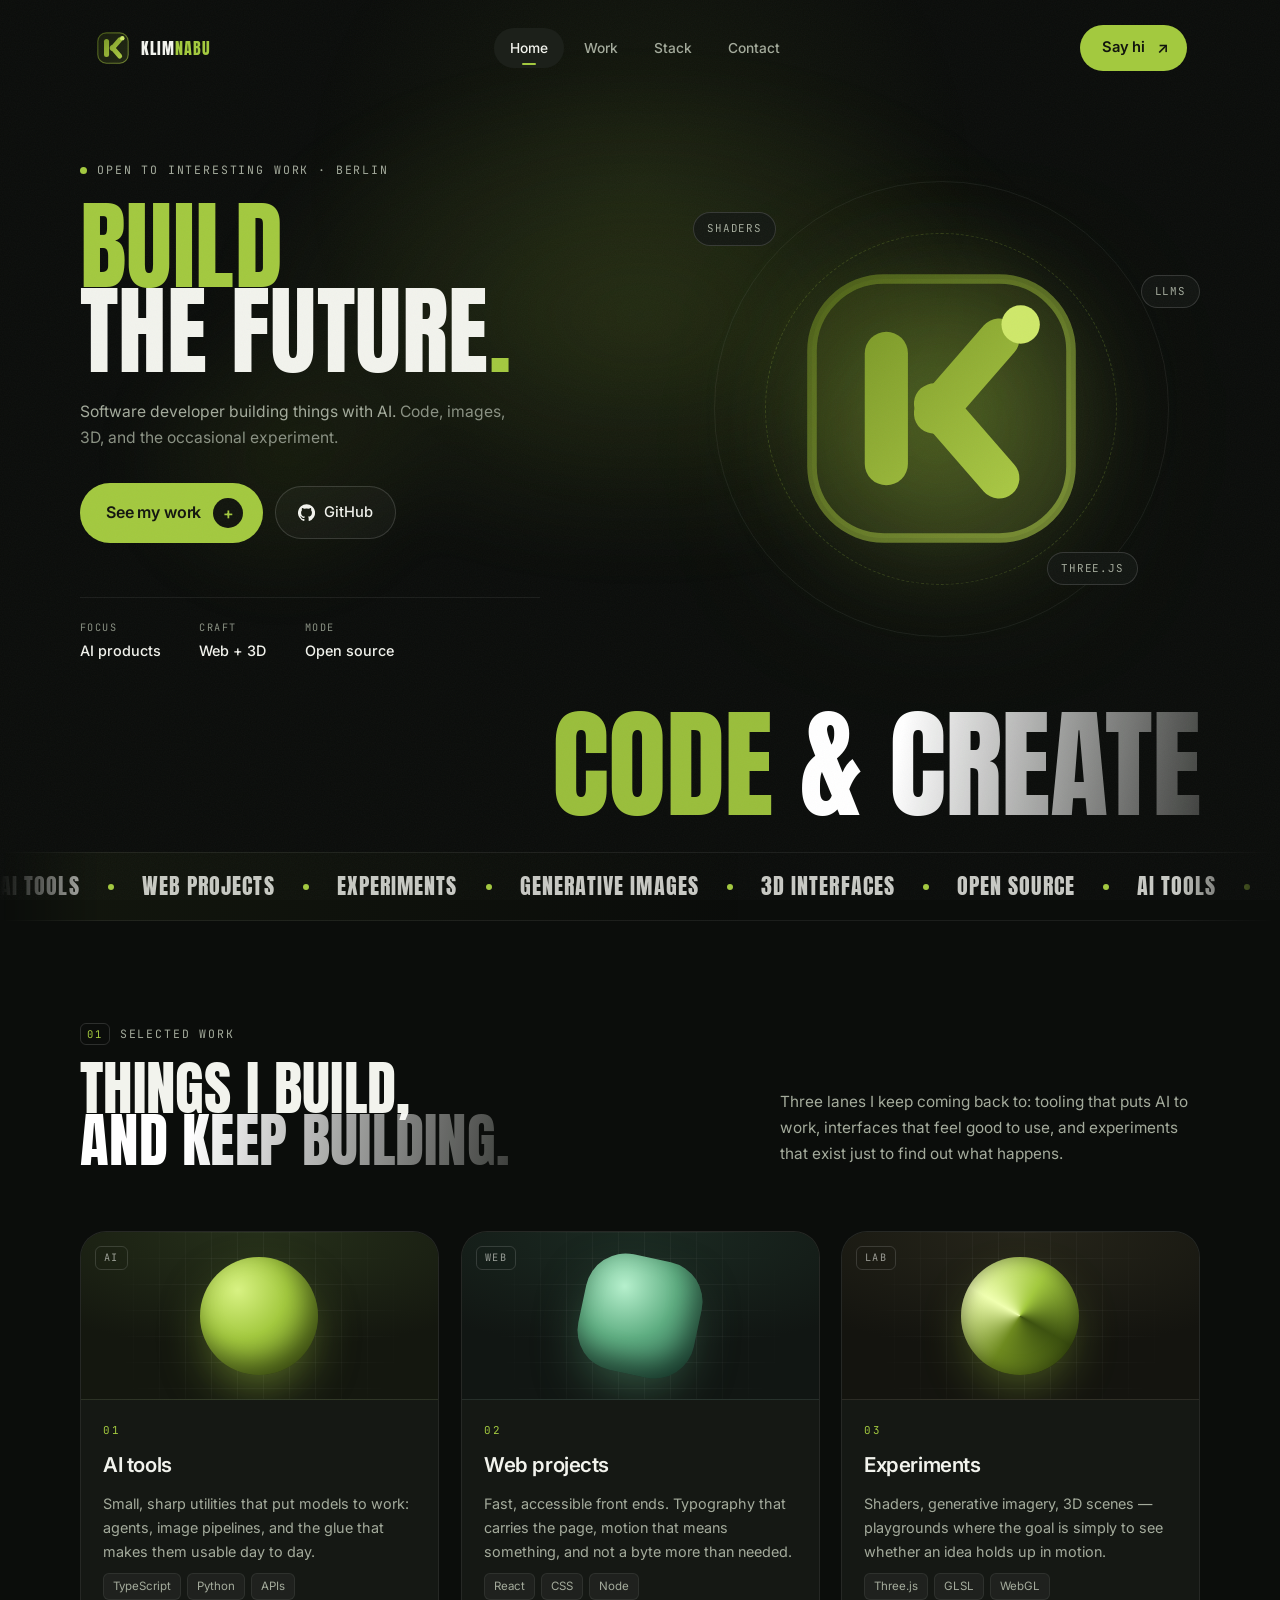
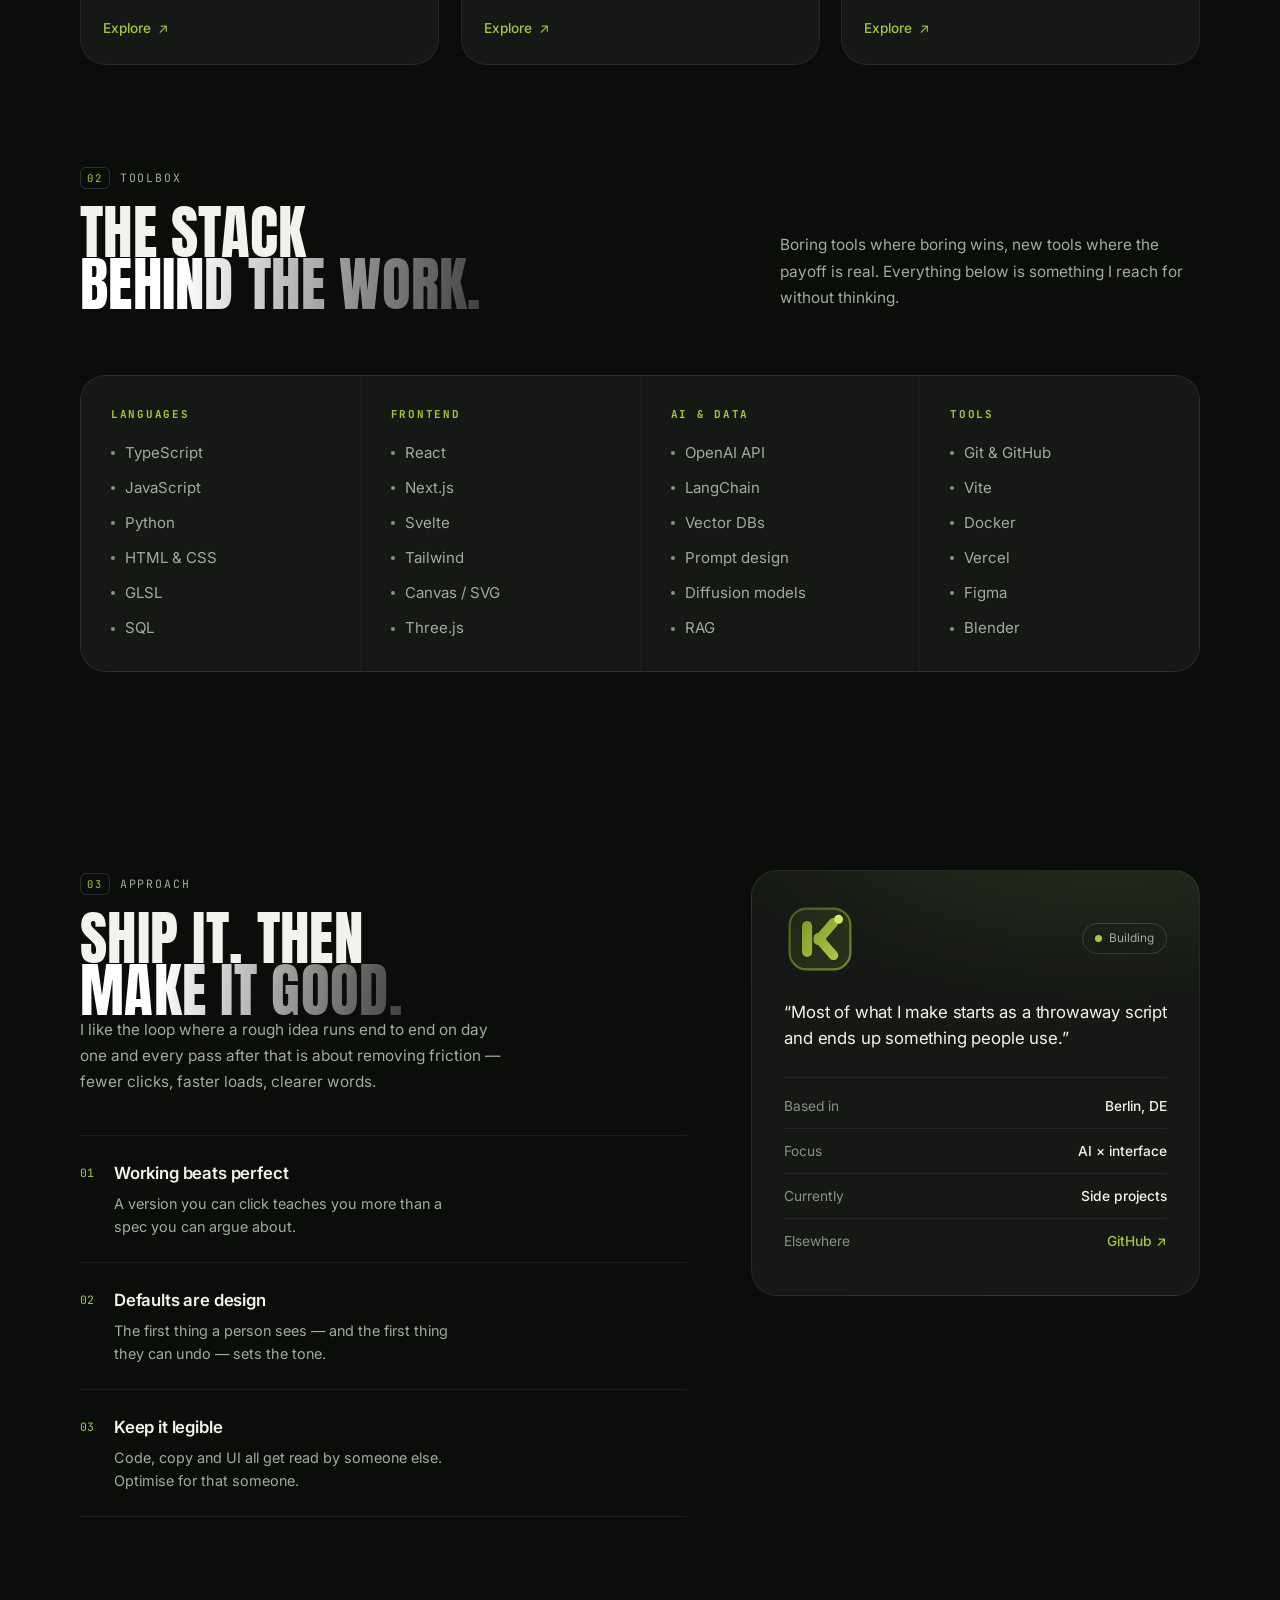
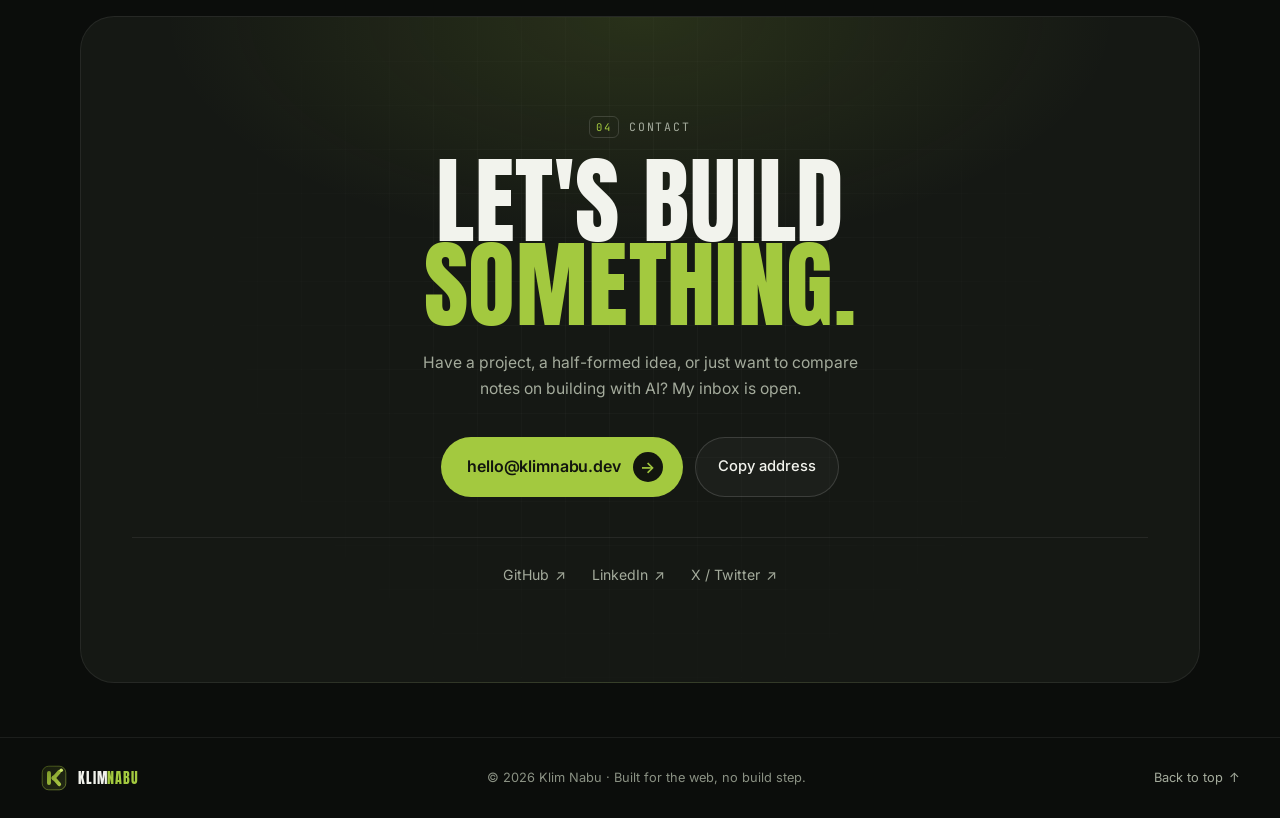
<file: index.html>
<!DOCTYPE html>
<html lang="en">
<head>
  <meta charset="UTF-8" />
  <meta name="viewport" content="width=device-width, initial-scale=1.0" />
  <title>Klim Nabu — Software developer building things with AI</title>
  <meta name="description" content="Klim Nabu, software developer building things with AI. Code, images, 3D, and the occasional experiment." />
  <meta name="theme-color" content="#0b0d0b" />
  <meta property="og:title" content="Klim Nabu — Software developer building things with AI" />
  <meta property="og:description" content="Code, images, 3D, and the occasional experiment." />
  <meta property="og:type" content="website" />
  <meta property="og:url" content="https://klimnabu.github.io/" />
  <meta property="og:image" content="https://klimnabu.github.io/og.png" />
  <meta name="twitter:card" content="summary_large_image" />
  <link rel="icon" type="image/svg+xml" href="logo.svg" />
  <link rel="preconnect" href="https://fonts.googleapis.com" />
  <link rel="preconnect" href="https://fonts.gstatic.com" crossorigin />
  <link href="https://fonts.googleapis.com/css2?family=Anton&family=Inter:wght@400;500;600;700&family=JetBrains+Mono:wght@400;500&display=swap" rel="stylesheet" />
  <link rel="stylesheet" href="style.css" />
  <script>document.documentElement.classList.add("js");</script>
</head>
<body>
  <a class="skip-link" href="#work">Skip to content</a>
  <div class="progress" aria-hidden="true"><span id="progressBar"></span></div>
  <div class="grain" aria-hidden="true"></div>
  <div class="spotlight" id="spotlight" aria-hidden="true"></div>

  <header class="nav" id="nav">
    <div class="nav-inner">
      <a class="brand" href="#top" aria-label="Klim Nabu, back to top">
        <img src="logo.svg" alt="" width="36" height="36" />
        <span class="brand-name">KLIM<em>NABU</em></span>
      </a>

      <nav class="pills" aria-label="Primary">
        <a class="pill is-active" href="#top" data-link>Home</a>
        <a class="pill" href="#work" data-link>Work</a>
        <a class="pill" href="#stack" data-link>Stack</a>
        <a class="pill" href="#contact" data-link>Contact</a>
      </nav>

      <div class="nav-actions">
        <a class="btn-lime nav-cta" href="mailto:hello@klimnabu.dev">
          Say hi <span class="arrow">↗</span>
        </a>
        <button class="menu-btn" id="menuBtn" type="button" aria-expanded="false" aria-controls="mobileMenu" aria-label="Open menu">
          <span></span><span></span>
        </button>
      </div>
    </div>

    <div class="mobile-menu" id="mobileMenu" hidden>
      <a href="#top" data-link>Home</a>
      <a href="#work" data-link>Work</a>
      <a href="#stack" data-link>Stack</a>
      <a href="#contact" data-link>Contact</a>
    </div>
  </header>

  <main>
    <!-- ───────────────────────────── HERO ───────────────────────────── -->
    <section class="hero" id="top">
      <div class="hero-grid">
        <div class="hero-copy">
          <p class="eyebrow reveal">
            <span class="live-dot" aria-hidden="true"></span>
            Open to interesting work · Berlin
          </p>

          <h1 class="display reveal">
            <span class="lime">Build</span><br />
            The Future<span class="dot">.</span>
          </h1>

          <p class="sub reveal">
            Software developer building things with AI.
            <span>Code, images, 3D, and the occasional experiment.</span>
          </p>

          <div class="cta reveal">
            <a class="btn-lime big" href="#work">See my work <span class="plus">+</span></a>
            <a class="btn-ghost" href="https://github.com/klimnabu" target="_blank" rel="noopener">
              <svg width="17" height="17" viewBox="0 0 24 24" fill="currentColor" aria-hidden="true"><path d="M12 .5a12 12 0 0 0-3.79 23.4c.6.1.82-.26.82-.58v-2.2c-3.34.72-4.04-1.42-4.04-1.42-.55-1.38-1.34-1.75-1.34-1.75-1.1-.74.08-.73.08-.73 1.2.09 1.84 1.24 1.84 1.24 1.07 1.83 2.81 1.3 3.5.99.1-.78.42-1.3.76-1.6-2.67-.3-5.47-1.34-5.47-5.95 0-1.31.47-2.38 1.24-3.22-.13-.3-.54-1.52.12-3.18 0 0 1.01-.32 3.3 1.23a11.5 11.5 0 0 1 6 0c2.29-1.55 3.3-1.23 3.3-1.23.66 1.66.25 2.88.12 3.18.77.84 1.24 1.91 1.24 3.22 0 4.62-2.8 5.64-5.48 5.94.43.37.81 1.1.81 2.22v3.29c0 .32.22.69.83.57A12 12 0 0 0 12 .5Z"/></svg>
              GitHub
            </a>
          </div>

          <dl class="stats reveal">
            <div><dt>Focus</dt><dd>AI&nbsp;products</dd></div>
            <div><dt>Craft</dt><dd>Web + 3D</dd></div>
            <div><dt>Mode</dt><dd>Open source</dd></div>
          </dl>
        </div>

        <div class="hero-visual reveal">
          <div class="halo" aria-hidden="true"></div>
          <div class="ring ring-a" aria-hidden="true"></div>
          <div class="ring ring-b" aria-hidden="true"></div>
          <img class="mark" src="logo.svg" alt="Klim Nabu logo" width="360" height="360" />
          <span class="orbit-chip chip-1">shaders</span>
          <span class="orbit-chip chip-2">LLMs</span>
          <span class="orbit-chip chip-3">three.js</span>
        </div>
      </div>

      <div class="giant" aria-hidden="true">
        <span class="lime">Code</span> <span class="fade">&amp; Create</span>
      </div>
    </section>

    <!-- ──────────────────────────── TICKER ──────────────────────────── -->
    <div class="ticker" aria-hidden="true">
      <div class="ticker-track">
        <div class="ticker-group">
          <span>AI tools</span><i></i><span>Web projects</span><i></i><span>Experiments</span><i></i>
          <span>Generative images</span><i></i><span>3D interfaces</span><i></i><span>Open source</span><i></i>
        </div>
        <div class="ticker-group">
          <span>AI tools</span><i></i><span>Web projects</span><i></i><span>Experiments</span><i></i>
          <span>Generative images</span><i></i><span>3D interfaces</span><i></i><span>Open source</span><i></i>
        </div>
      </div>
    </div>

    <!-- ───────────────────────────── WORK ───────────────────────────── -->
    <section class="section" id="work">
      <div class="section-head">
        <div>
          <p class="eyebrow reveal"><span class="kicker">01</span> Selected work</p>
          <h2 class="h2 reveal">Things I build,<br /><span class="fade">and keep building.</span></h2>
        </div>
        <p class="section-note reveal">
          Three lanes I keep coming back to: tooling that puts AI to work,
          interfaces that feel good to use, and experiments that exist just to
          find out what happens.
        </p>
      </div>

      <div class="cards">
        <a class="card reveal" href="https://github.com/klimnabu" target="_blank" rel="noopener" data-tilt>
          <div class="card-art art-1" aria-hidden="true">
            <div class="art-grid"></div>
            <div class="orb"></div>
            <span class="art-tag">AI</span>
          </div>
          <div class="card-body">
            <span class="card-num">01</span>
            <h3>AI tools</h3>
            <p>Small, sharp utilities that put models to work: agents, image
              pipelines, and the glue that makes them usable day to day.</p>
            <div class="tags"><span>TypeScript</span><span>Python</span><span>APIs</span></div>
            <span class="card-link">Explore <b>↗</b></span>
          </div>
        </a>

        <a class="card reveal" href="https://github.com/klimnabu" target="_blank" rel="noopener" data-tilt>
          <div class="card-art art-2" aria-hidden="true">
            <div class="art-grid"></div>
            <div class="orb"></div>
            <span class="art-tag">WEB</span>
          </div>
          <div class="card-body">
            <span class="card-num">02</span>
            <h3>Web projects</h3>
            <p>Fast, accessible front ends. Typography that carries the page,
              motion that means something, and not a byte more than needed.</p>
            <div class="tags"><span>React</span><span>CSS</span><span>Node</span></div>
            <span class="card-link">Explore <b>↗</b></span>
          </div>
        </a>

        <a class="card reveal" href="https://github.com/klimnabu" target="_blank" rel="noopener" data-tilt>
          <div class="card-art art-3" aria-hidden="true">
            <div class="art-grid"></div>
            <div class="orb"></div>
            <span class="art-tag">LAB</span>
          </div>
          <div class="card-body">
            <span class="card-num">03</span>
            <h3>Experiments</h3>
            <p>Shaders, generative imagery, 3D scenes — playgrounds where the
              goal is simply to see whether an idea holds up in motion.</p>
            <div class="tags"><span>Three.js</span><span>GLSL</span><span>WebGL</span></div>
            <span class="card-link">Explore <b>↗</b></span>
          </div>
        </a>
      </div>
    </section>

    <!-- ──────────────────────────── STACK ──────────────────────────── -->
    <section class="section stack-section" id="stack">
      <div class="section-head">
        <div>
          <p class="eyebrow reveal"><span class="kicker">02</span> Toolbox</p>
          <h2 class="h2 reveal">The stack<br /><span class="fade">behind the work.</span></h2>
        </div>
        <p class="section-note reveal">
          Boring tools where boring wins, new tools where the payoff is real.
          Everything below is something I reach for without thinking.
        </p>
      </div>

      <div class="stack">
        <div class="stack-col reveal">
          <h3>Languages</h3>
          <ul>
            <li>TypeScript</li><li>JavaScript</li><li>Python</li>
            <li>HTML &amp; CSS</li><li>GLSL</li><li>SQL</li>
          </ul>
        </div>
        <div class="stack-col reveal">
          <h3>Frontend</h3>
          <ul>
            <li>React</li><li>Next.js</li><li>Svelte</li>
            <li>Tailwind</li><li>Canvas / SVG</li><li>Three.js</li>
          </ul>
        </div>
        <div class="stack-col reveal">
          <h3>AI &amp; data</h3>
          <ul>
            <li>OpenAI API</li><li>LangChain</li><li>Vector DBs</li>
            <li>Prompt design</li><li>Diffusion models</li><li>RAG</li>
          </ul>
        </div>
        <div class="stack-col reveal">
          <h3>Tools</h3>
          <ul>
            <li>Git &amp; GitHub</li><li>Vite</li><li>Docker</li>
            <li>Vercel</li><li>Figma</li><li>Blender</li>
          </ul>
        </div>
      </div>
    </section>

    <!-- ─────────────────────────── APPROACH ────────────────────────── -->
    <section class="section approach" id="approach">
      <div class="approach-grid">
        <div class="approach-copy">
          <p class="eyebrow reveal"><span class="kicker">03</span> Approach</p>
          <h2 class="h2 reveal">Ship it. Then<br /><span class="fade">make it good.</span></h2>
          <p class="section-note reveal">
            I like the loop where a rough idea runs end to end on day one and
            every pass after that is about removing friction — fewer clicks,
            faster loads, clearer words.
          </p>

          <ol class="principles">
            <li class="reveal">
              <span class="p-num">01</span>
              <div>
                <h3>Working beats perfect</h3>
                <p>A version you can click teaches you more than a spec you can argue about.</p>
              </div>
            </li>
            <li class="reveal">
              <span class="p-num">02</span>
              <div>
                <h3>Defaults are design</h3>
                <p>The first thing a person sees — and the first thing they can undo — sets the tone.</p>
              </div>
            </li>
            <li class="reveal">
              <span class="p-num">03</span>
              <div>
                <h3>Keep it legible</h3>
                <p>Code, copy and UI all get read by someone else. Optimise for that someone.</p>
              </div>
            </li>
          </ol>
        </div>

        <aside class="profile reveal">
          <div class="profile-top">
            <img src="logo.svg" alt="" width="72" height="72" />
            <span class="profile-status"><span class="live-dot" aria-hidden="true"></span> Building</span>
          </div>
          <p class="profile-quote">
            “Most of what I make starts as a throwaway script and ends up
            something people use.”
          </p>
          <ul class="profile-meta">
            <li><span>Based in</span><strong>Berlin, DE</strong></li>
            <li><span>Focus</span><strong>AI × interface</strong></li>
            <li><span>Currently</span><strong>Side projects</strong></li>
            <li><span>Elsewhere</span><strong><a href="https://github.com/klimnabu" target="_blank" rel="noopener">GitHub ↗</a></strong></li>
          </ul>
        </aside>
      </div>
    </section>

    <!-- ──────────────────────────── CONTACT ─────────────────────────── -->
    <section class="contact" id="contact">
      <p class="eyebrow reveal"><span class="kicker">04</span> Contact</p>
      <h2 class="contact-title reveal">
        Let's build<br /><span class="lime">something.</span>
      </h2>
      <p class="contact-sub reveal">
        Have a project, a half-formed idea, or just want to compare notes on
        building with AI? My inbox is open.
      </p>
      <div class="contact-cta reveal">
        <a class="btn-lime big" href="mailto:hello@klimnabu.dev">
          hello@klimnabu.dev <span class="plus">→</span>
        </a>
        <button class="btn-ghost copy-btn" id="copyEmail" type="button" data-email="hello@klimnabu.dev">
          <span>Copy address</span>
        </button>
      </div>
      <div class="socials reveal">
        <a href="https://github.com/klimnabu" target="_blank" rel="noopener">GitHub <span>↗</span></a>
        <a href="https://github.com/klimnabu" target="_blank" rel="noopener">LinkedIn <span>↗</span></a>
        <a href="https://github.com/klimnabu" target="_blank" rel="noopener">X / Twitter <span>↗</span></a>
      </div>
    </section>
  </main>

  <footer class="footer">
    <div class="footer-inner">
      <a class="brand" href="#top">
        <img src="logo.svg" alt="" width="28" height="28" />
        <span class="brand-name">KLIM<em>NABU</em></span>
      </a>
      <p>© <span id="year">2025</span> Klim Nabu · Built for the web, no build step.</p>
      <a class="back-top" href="#top">Back to top <span>↑</span></a>
    </div>
  </footer>

  <script src="script.js"></script>
</body>
</html>
</file>
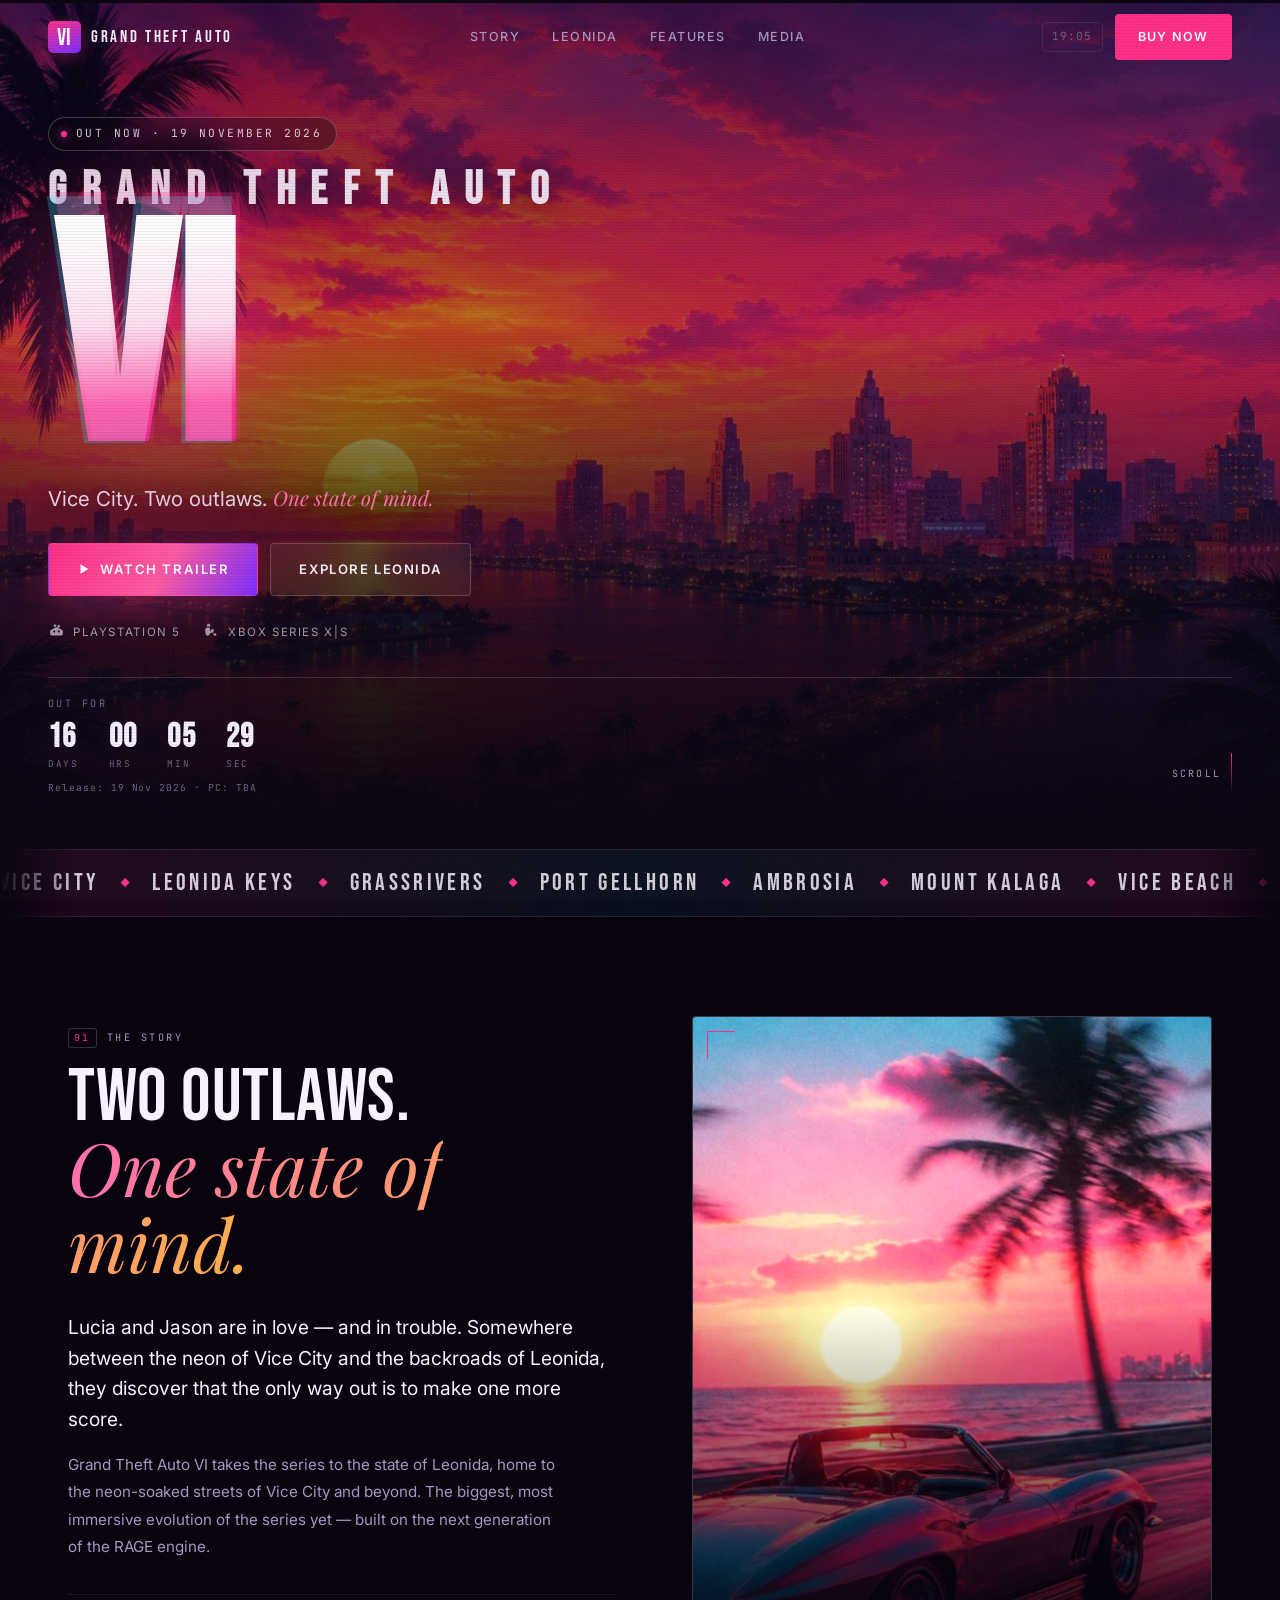
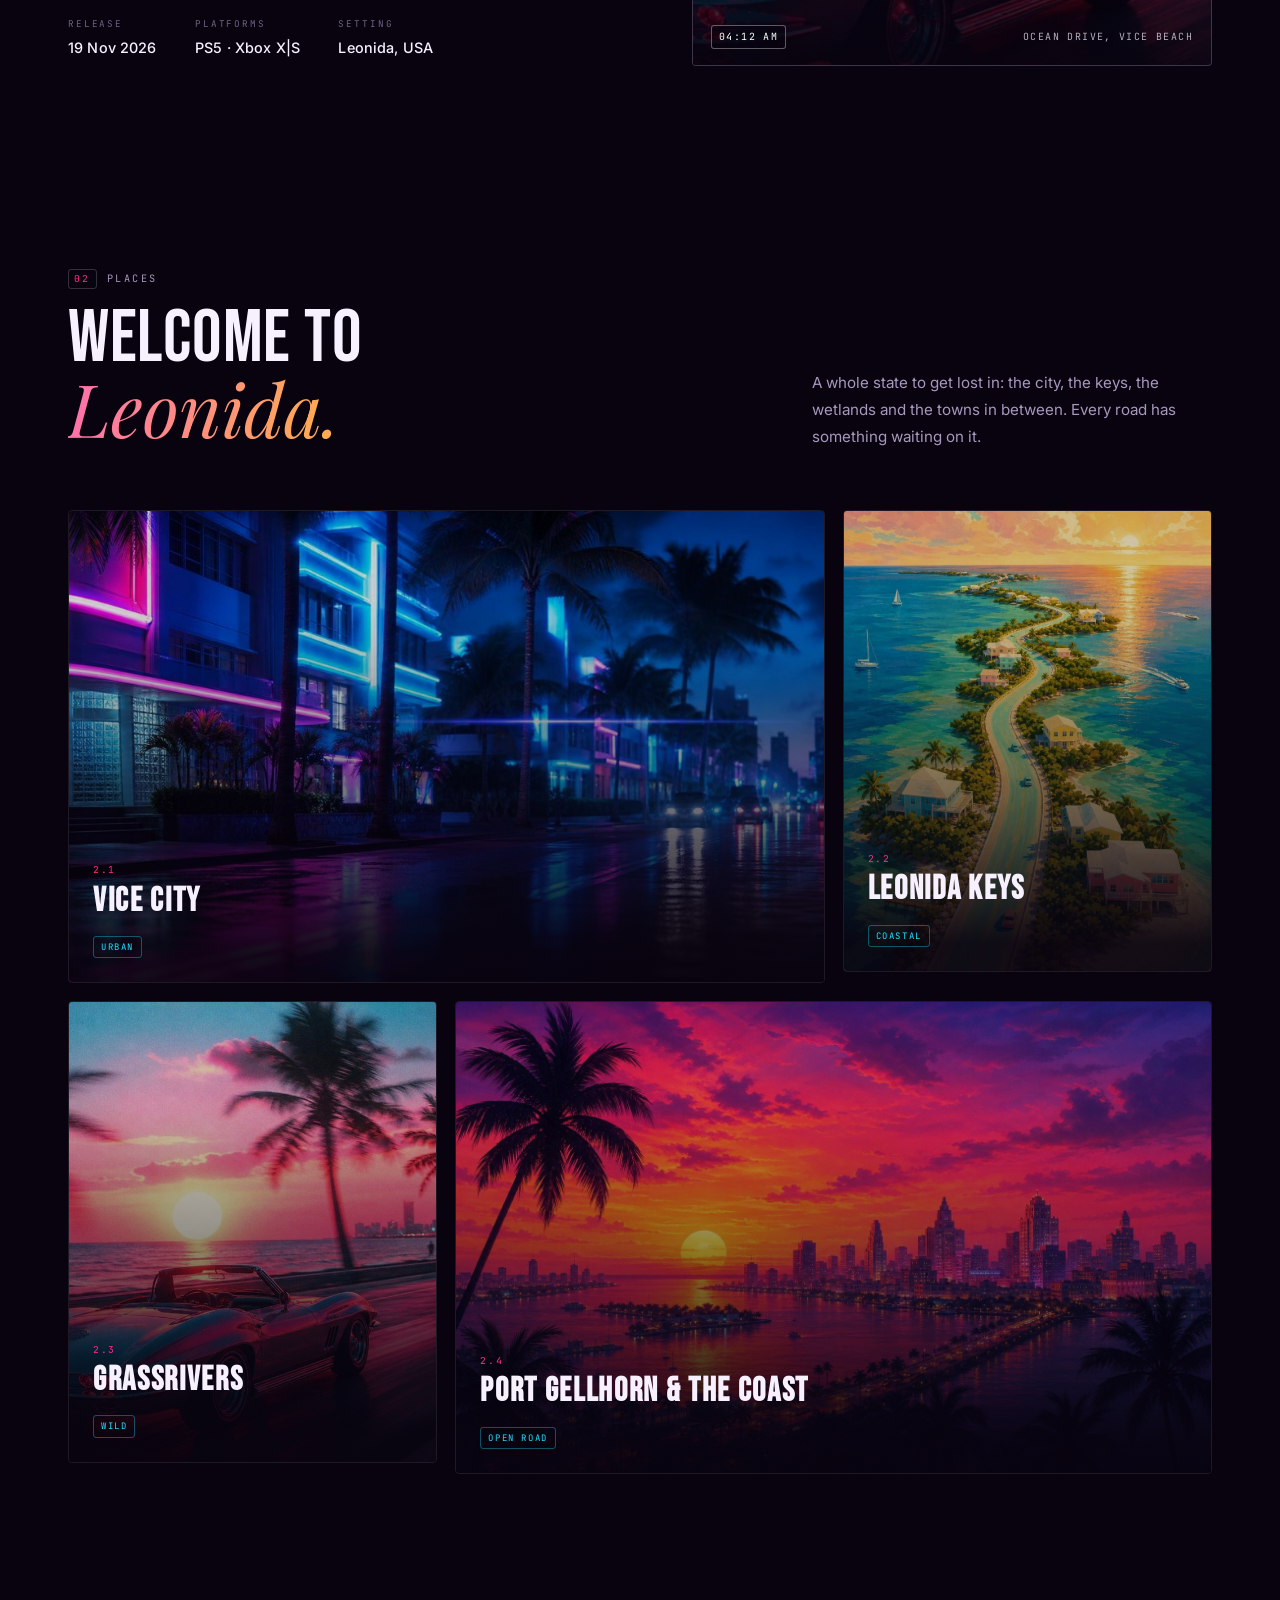
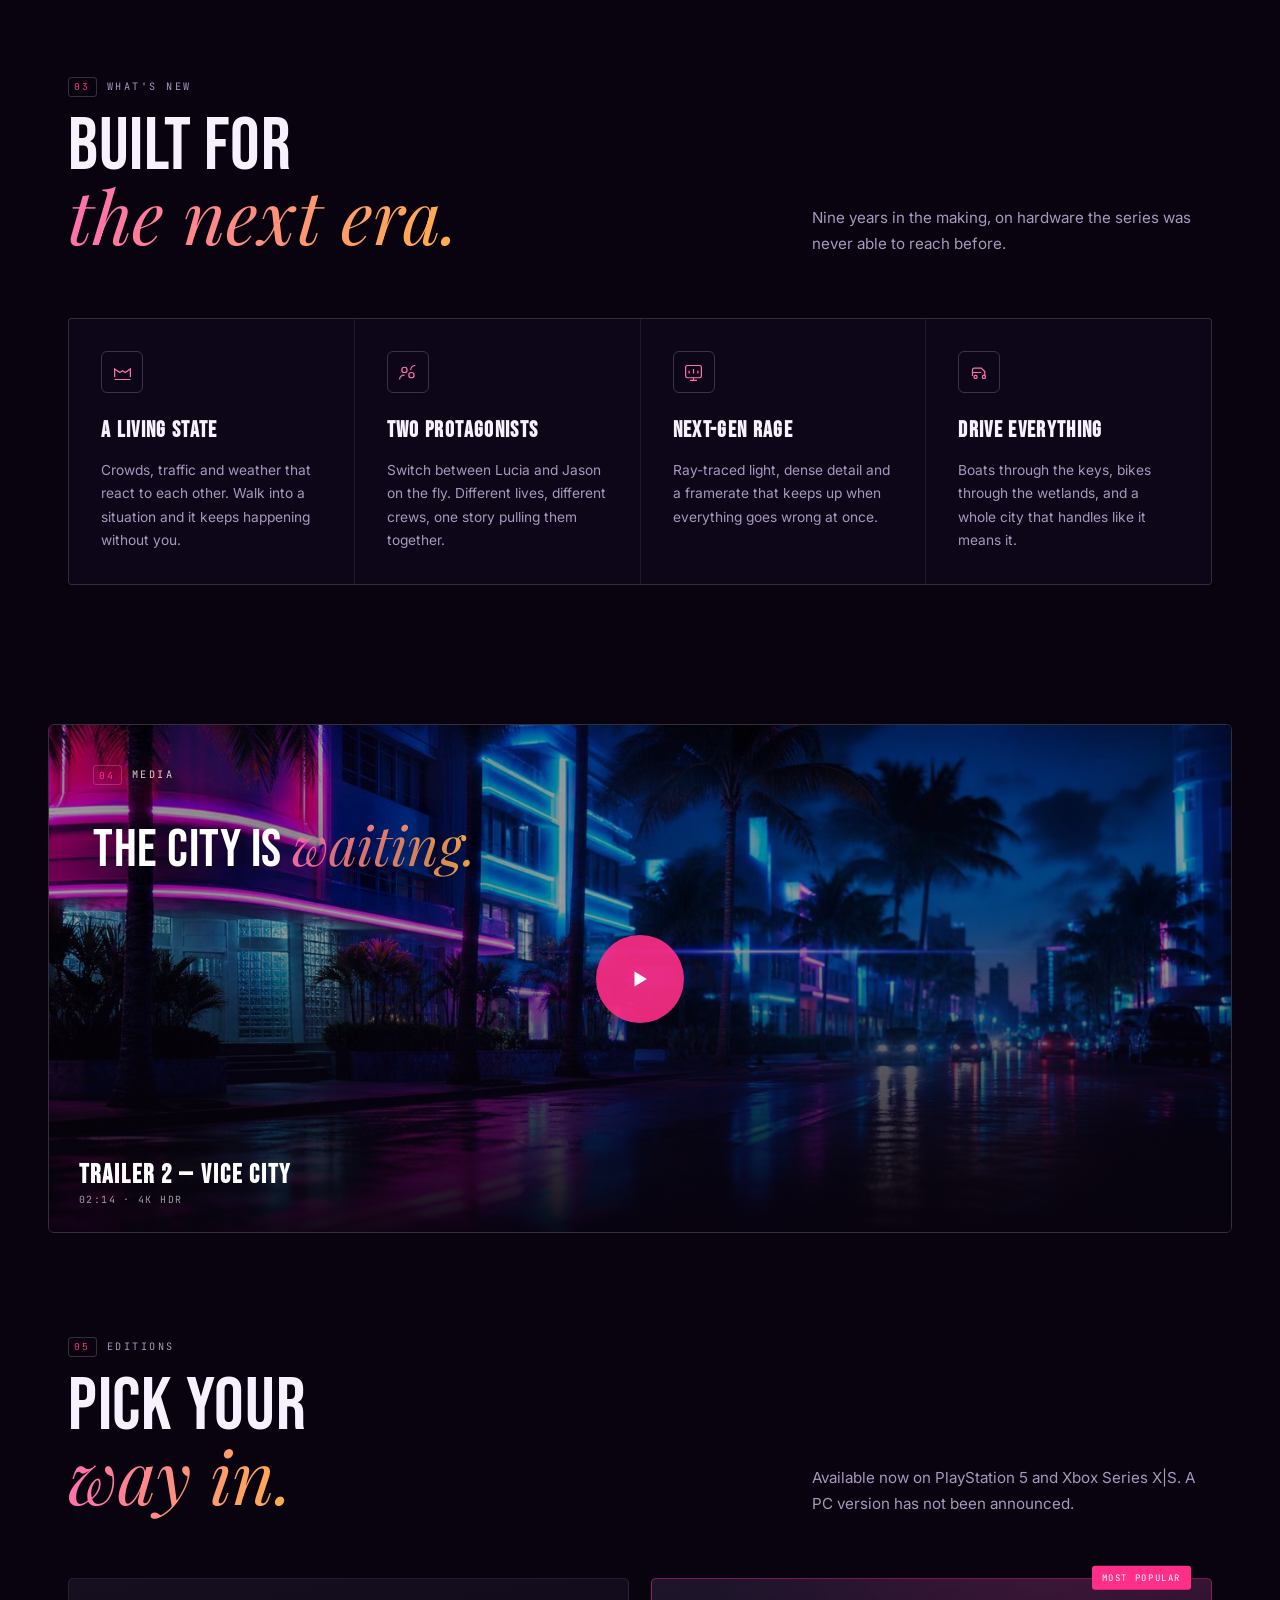
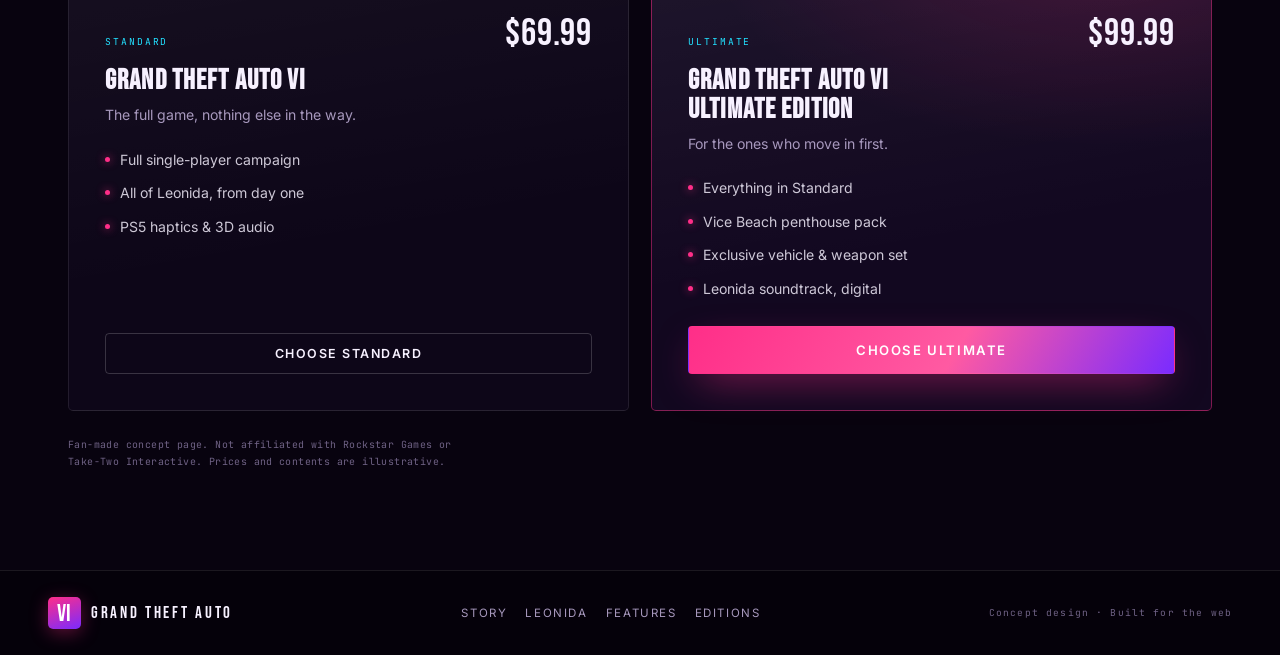
<file: gta6/index.html>
<!DOCTYPE html>
<html lang="en">
<head>
  <meta charset="UTF-8" />
  <meta name="viewport" content="width=device-width, initial-scale=1.0" />
  <title>Grand Theft Auto VI — Welcome to Leonida</title>
  <meta name="description" content="Vice City, the Leonida Keys, Grassrivers. Two outlaws, one state of mind. Out now on PlayStation 5 and Xbox Series X|S." />
  <meta name="theme-color" content="#08030f" />
  <meta property="og:title" content="Grand Theft Auto VI — Welcome to Leonida" />
  <meta property="og:description" content="Two outlaws, one state of mind. Out now on PS5 and Xbox Series X|S." />
  <meta property="og:type" content="website" />
  <meta property="og:image" content="img/hero.jpg" />
  <link rel="preconnect" href="https://fonts.googleapis.com" />
  <link rel="preconnect" href="https://fonts.gstatic.com" crossorigin />
  <link href="https://fonts.googleapis.com/css2?family=Bebas+Neue&family=Inter:wght@300;400;500;600;700&family=JetBrains+Mono:wght@400;500&family=Playfair+Display:ital,wght@1,500;1,600&display=swap" rel="stylesheet" />
  <link rel="stylesheet" href="style.css" />
  <script>document.documentElement.classList.add("js");</script>
</head>
<body>
  <!-- ── boot curtain ─────────────────────────────────────────────────── -->
  <div class="boot" id="boot" aria-hidden="true">
    <div class="boot-mark"><span>VI</span></div>
    <div class="boot-bar"><i></i></div>
    <p class="boot-note">Loading Leonida…</p>
  </div>

  <div class="vhs" aria-hidden="true"></div>
  <div class="scanlines" aria-hidden="true"></div>
  <div class="glow" id="glow" aria-hidden="true"></div>

  <!-- ── nav ─────────────────────────────────────────────────────────── -->
  <header class="nav" id="nav">
    <div class="nav-inner">
      <a class="logo" href="#top" aria-label="Grand Theft Auto VI, back to top">
        <span class="logo-mark">VI</span>
        <span class="logo-text">Grand Theft Auto</span>
      </a>

      <nav class="nav-links" aria-label="Primary">
        <a href="#story" data-spy>Story</a>
        <a href="#leonida" data-spy>Leonida</a>
        <a href="#features" data-spy>Features</a>
        <a href="#media" data-spy>Media</a>
      </nav>

      <div class="nav-actions">
        <span class="nav-clock" id="vcClock" title="Vice City local time">--:--</span>
        <a class="btn btn-buy" href="#editions">Buy now</a>
        <button class="burger" id="burger" type="button" aria-expanded="false" aria-controls="navSheet" aria-label="Open menu">
          <span></span><span></span><span></span>
        </button>
      </div>
    </div>

    <div class="nav-sheet" id="navSheet" hidden>
      <a href="#story" data-spy>Story <em>01</em></a>
      <a href="#leonida" data-spy>Leonida <em>02</em></a>
      <a href="#features" data-spy>Features <em>03</em></a>
      <a href="#media" data-spy>Media <em>04</em></a>
      <a href="#editions" data-spy>Editions <em>05</em></a>
    </div>
  </header>

  <main>
    <!-- ── hero ──────────────────────────────────────────────────────── -->
    <section class="hero" id="top">
      <div class="hero-media">
        <img src="img/hero.jpg" alt="Vice City skyline at sunset seen across the bay" id="heroImg" />
      </div>
      <div class="hero-scrim" aria-hidden="true"></div>

      <div class="hero-content">
        <p class="overline">
          <span class="dot" aria-hidden="true"></span>
          Out now · 19 November 2026
        </p>

        <h1 class="title">
          <span class="title-line">Grand Theft Auto</span>
          <span class="title-vi" data-text="VI">VI</span>
        </h1>

        <p class="tagline">
          Vice City. Two outlaws. <em>One state of mind.</em>
        </p>

        <div class="hero-actions">
          <button class="btn btn-primary" id="trailerBtn" type="button">
            <svg width="14" height="14" viewBox="0 0 16 16" aria-hidden="true"><path d="M4 2.5v11l9-5.5-9-5.5Z" fill="currentColor"/></svg>
            Watch trailer
          </button>
          <a class="btn btn-ghost" href="#leonida">Explore Leonida</a>
        </div>

        <ul class="platforms">
          <li>
            <svg viewBox="0 0 24 24" width="17" height="17" aria-hidden="true" fill="currentColor"><path d="M9.4 1.5 7.8 4.6l2.6 1.3L12 3.1 9.4 1.5Zm5.2 1-1.7 3 2.6 1.5 1.9-2.9-2.8-1.6Z"/><path d="M12 5.6 4.6 9.4c-1 .5-1.6 1.5-1.6 2.6v3.1c0 1.3 1.1 2.4 2.4 2.4h13.2c1.3 0 2.4-1.1 2.4-2.4V12c0-1.1-.6-2.1-1.6-2.6L12 5.6Zm-3.2 5.1c.8 0 1.5.6 1.5 1.4s-.7 1.4-1.5 1.4-1.4-.6-1.4-1.4.6-1.4 1.4-1.4Zm6.4 0c.8 0 1.4.6 1.4 1.4s-.6 1.4-1.4 1.4-1.5-.6-1.5-1.4.7-1.4 1.5-1.4Z"/></svg>
            PlayStation 5
          </li>
          <li>
            <svg viewBox="0 0 24 24" width="17" height="17" aria-hidden="true" fill="currentColor"><path d="M7.4 6.2c1.5 0 2.6.9 2.6 2.5v3.5h.1l1.6-2.6c.4-.7 1-1.1 1.8-1.1 1.1 0 1.9.8 1.9 1.9 0 .5-.1 1-.4 1.5l-.9 1.5 1.2 2 .1.1c.3-.7.9-1.2 1.7-1.2 1 0 1.8.8 1.8 1.8s-.8 1.8-1.8 1.8c-1.2 0-1.9-.8-2.2-1.8h-.1l-1.9-3.1-.1.1c-.4.7-1.1 1.2-2 1.2-1 0-1.8-.6-2.1-1.4H9.5v2c0 1.9-1.3 3-3 3s-2.9-1.2-2.9-3v-2.4c0-.6-.2-1.1-.6-1.6l-.5-.6v-.1c.6-.8 1-1.7 1-2.6V9c0-1.7 1.4-2.8 3-2.8Z"/><path d="M8 1.2c1.3 0 2.3 1 2.3 2.3V5H5.6V3.5C5.6 2.2 6.7 1.2 8 1.2Z"/></svg>
            Xbox Series X|S
          </li>
        </ul>
      </div>

      <aside class="hero-side">
        <div class="hero-countdown">
          <span class="cd-label">Out for</span>
          <div class="cd-values" id="uptime">
            <div><b id="coDays">00</b><span>days</span></div>
            <div><b id="coHours">00</b><span>hrs</span></div>
            <div><b id="coMins">00</b><span>min</span></div>
            <div><b id="coSecs">00</b><span>sec</span></div>
          </div>
          <p class="cd-note">Release: 19 Nov 2026 · PC: TBA</p>
        </div>
        <a class="hero-scroll" href="#story">
          <span>Scroll</span>
          <i aria-hidden="true"></i>
        </a>
      </aside>
    </section>

    <!-- ── marquee ───────────────────────────────────────────────────── -->
    <div class="marquee" aria-hidden="true">
      <div class="marquee-track">
        <div class="marquee-group">
          <span>Vice City</span><b>◆</b><span>Leonida Keys</span><b>◆</b><span>Grassrivers</span><b>◆</b>
          <span>Port Gellhorn</span><b>◆</b><span>Ambrosia</span><b>◆</b><span>Mount Kalaga</span><b>◆</b>
          <span>Vice Beach</span><b>◆</b><span>Leonida</span><b>◆</b>
        </div>
        <div class="marquee-group">
          <span>Vice City</span><b>◆</b><span>Leonida Keys</span><b>◆</b><span>Grassrivers</span><b>◆</b>
          <span>Port Gellhorn</span><b>◆</b><span>Ambrosia</span><b>◆</b><span>Mount Kalaga</span><b>◆</b>
          <span>Vice Beach</span><b>◆</b><span>Leonida</span><b>◆</b>
        </div>
      </div>
    </div>

    <!-- ── story ─────────────────────────────────────────────────────── -->
    <section class="section story" id="story">
      <div class="story-grid">
        <div class="story-copy">
          <p class="eyebrow reveal"><span>01</span> The story</p>
          <h2 class="h2 reveal">
            Two outlaws.<br />
            <em>One state of mind.</em>
          </h2>
          <p class="lead reveal">
            Lucia and Jason are in love — and in trouble. Somewhere between the
            neon of Vice City and the backroads of Leonida, they discover that
            the only way out is to make one more score.
          </p>
          <p class="body reveal">
            Grand Theft Auto VI takes the series to the state of Leonida, home to
            the neon-soaked streets of Vice City and beyond. The biggest, most
            immersive evolution of the series yet — built on the next generation
            of the RAGE engine.
          </p>

          <dl class="fact-row reveal">
            <div><dt>Release</dt><dd>19 Nov 2026</dd></div>
            <div><dt>Platforms</dt><dd>PS5 · Xbox X|S</dd></div>
            <div><dt>Setting</dt><dd>Leonida, USA</dd></div>
          </dl>
        </div>

        <figure class="story-art reveal">
          <img src="img/poster.jpg" alt="A vintage convertible speeding along the coast at dusk" loading="lazy" data-parallax-img />
          <figcaption>
            <span class="cap-tag">04:12 AM</span>
            Ocean Drive, Vice Beach
          </figcaption>
          <div class="frame-line" aria-hidden="true"></div>
        </figure>
      </div>
    </section>

    <!-- ── leonida ───────────────────────────────────────────────────── -->
    <section class="section leonida" id="leonida">
      <div class="section-head">
        <div>
          <p class="eyebrow reveal"><span>02</span> Places</p>
          <h2 class="h2 reveal">Welcome to<br /><em>Leonida.</em></h2>
        </div>
        <p class="head-note reveal">
          A whole state to get lost in: the city, the keys, the wetlands and the
          towns in between. Every road has something waiting on it.
        </p>
      </div>

      <div class="places">
        <article class="place place-wide reveal">
          <img src="img/vice-city.jpg" alt="Neon-lit art deco street at night with wet reflections" loading="lazy" />
          <div class="place-info">
            <span class="place-num">2.1</span>
            <h3>Vice City</h3>
            <p>Art deco, pink neon and old money. The city that never really
              sleeps, only changes shifts.</p>
            <span class="place-tag">Urban</span>
          </div>
        </article>

        <article class="place reveal">
          <img src="img/keys.jpg" alt="A causeway road winding between turquoise water and pastel houses" loading="lazy" />
          <div class="place-info">
            <span class="place-num">2.2</span>
            <h3>Leonida Keys</h3>
            <p>Causeways, pastel houses and water warm enough to forget your
              problems in.</p>
            <span class="place-tag">Coastal</span>
          </div>
        </article>

        <article class="place reveal">
          <img src="img/poster.jpg" alt="A car on a coastal road at sunset" loading="lazy" />
          <div class="place-info">
            <span class="place-num">2.3</span>
            <h3>Grassrivers</h3>
            <p>Wetlands, airboats and the kind of quiet that hides things
              extremely well.</p>
            <span class="place-tag">Wild</span>
          </div>
        </article>

        <article class="place place-wide reveal">
          <img src="img/hero.jpg" alt="Skyline across the water at sunset" loading="lazy" />
          <div class="place-info">
            <span class="place-num">2.4</span>
            <h3>Port Gellhorn &amp; the Coast</h3>
            <p>Sun-bleached highways and small towns where everyone knows your
              business before you do.</p>
            <span class="place-tag">Open road</span>
          </div>
        </article>
      </div>
    </section>

    <!-- ── features ──────────────────────────────────────────────────── -->
    <section class="section features" id="features">
      <div class="section-head">
        <div>
          <p class="eyebrow reveal"><span>03</span> What's new</p>
          <h2 class="h2 reveal">Built for<br /><em>the next era.</em></h2>
        </div>
        <p class="head-note reveal">
          Nine years in the making, on hardware the series was never able to
          reach before.
        </p>
      </div>

      <div class="feat-grid">
        <article class="feat-card reveal">
          <div class="feat-icon" aria-hidden="true">
            <svg viewBox="0 0 24 24" fill="none" stroke="currentColor" stroke-width="1.4"><path d="M3 17V8l6 4 3-2 3 2 6-4v9"/><path d="M3 20h18"/></svg>
          </div>
          <h3>A living state</h3>
          <p>Crowds, traffic and weather that react to each other. Walk into a
            situation and it keeps happening without you.</p>
        </article>

        <article class="feat-card reveal">
          <div class="feat-icon" aria-hidden="true">
            <svg viewBox="0 0 24 24" fill="none" stroke="currentColor" stroke-width="1.4"><circle cx="8.5" cy="9" r="3"/><circle cx="16.5" cy="15" r="3"/><path d="M3 20c0-3 2.5-5 5.5-5"/><path d="M21 4c-3 0-5 2-5.5 5"/></svg>
          </div>
          <h3>Two protagonists</h3>
          <p>Switch between Lucia and Jason on the fly. Different lives,
            different crews, one story pulling them together.</p>
        </article>

        <article class="feat-card reveal">
          <div class="feat-icon" aria-hidden="true">
            <svg viewBox="0 0 24 24" fill="none" stroke="currentColor" stroke-width="1.4"><rect x="3" y="4" width="18" height="14" rx="2"/><path d="M8 21h8M12 18v3"/><path d="M7 10v3M12 8v5M17 10v3"/></svg>
          </div>
          <h3>Next-gen RAGE</h3>
          <p>Ray-traced light, dense detail and a framerate that keeps up when
            everything goes wrong at once.</p>
        </article>

        <article class="feat-card reveal">
          <div class="feat-icon" aria-hidden="true">
            <svg viewBox="0 0 24 24" fill="none" stroke="currentColor" stroke-width="1.4"><path d="M4 16V9a2 2 0 0 1 2-2h8l4 4v5"/><circle cx="7.5" cy="17" r="1.8"/><circle cx="17" cy="17" r="1.8"/><path d="M4 12h10"/></svg>
          </div>
          <h3>Drive everything</h3>
          <p>Boats through the keys, bikes through the wetlands, and a whole
            city that handles like it means it.</p>
        </article>
      </div>
    </section>

    <!-- ── media ─────────────────────────────────────────────────────── -->
    <section class="media" id="media">
      <div class="media-inner">
        <p class="eyebrow reveal"><span>04</span> Media</p>
        <h2 class="h2 media-title reveal">The city is <em>waiting.</em></h2>

        <button class="media-card reveal" id="mediaPlay" type="button" aria-label="Play the Vice City trailer">
          <img src="img/vice-city.jpg" alt="" loading="lazy" />
          <span class="media-veil" aria-hidden="true"></span>
          <span class="play-ring" aria-hidden="true">
            <svg width="22" height="22" viewBox="0 0 16 16"><path d="M4 2.5v11l9-5.5-9-5.5Z" fill="currentColor"/></svg>
          </span>
          <span class="media-meta">
            <b>Trailer 2 — Vice City</b>
            <i>02:14 · 4K HDR</i>
          </span>
        </button>
      </div>
    </section>

    <!-- ── editions ──────────────────────────────────────────────────── -->
    <section class="section editions" id="editions">
      <div class="section-head">
        <div>
          <p class="eyebrow reveal"><span>05</span> Editions</p>
          <h2 class="h2 reveal">Pick your<br /><em>way in.</em></h2>
        </div>
        <p class="head-note reveal">
          Available now on PlayStation 5 and Xbox Series X|S. A PC version has
          not been announced.
        </p>
      </div>

      <div class="ed-grid">
        <article class="ed-card reveal">
          <div class="ed-top">
            <span class="ed-tag">Standard</span>
            <span class="ed-price">$69.99</span>
          </div>
          <h3>Grand Theft Auto VI</h3>
          <p class="ed-sub">The full game, nothing else in the way.</p>
          <ul class="ed-list">
            <li>Full single-player campaign</li>
            <li>All of Leonida, from day one</li>
            <li>PS5 haptics &amp; 3D audio</li>
          </ul>
          <button class="btn btn-outline ed-cta" type="button" data-edition="Standard">Choose Standard</button>
        </article>

        <article class="ed-card ed-card-hi reveal">
          <span class="ed-flag">Most popular</span>
          <div class="ed-top">
            <span class="ed-tag">Ultimate</span>
            <span class="ed-price">$99.99</span>
          </div>
          <h3>Grand Theft Auto VI<br />Ultimate Edition</h3>
          <p class="ed-sub">For the ones who move in first.</p>
          <ul class="ed-list">
            <li>Everything in Standard</li>
            <li>Vice Beach penthouse pack</li>
            <li>Exclusive vehicle &amp; weapon set</li>
            <li>Leonida soundtrack, digital</li>
          </ul>
          <button class="btn btn-primary ed-cta" type="button" data-edition="Ultimate">Choose Ultimate</button>
        </article>
      </div>

      <p class="ed-note reveal">
        Fan-made concept page. Not affiliated with Rockstar Games or Take-Two
        Interactive. Prices and contents are illustrative.
      </p>
    </section>
  </main>

  <footer class="footer">
    <div class="footer-inner">
      <a class="logo" href="#top">
        <span class="logo-mark">VI</span>
        <span class="logo-text">Grand Theft Auto</span>
      </a>
      <nav class="footer-links" aria-label="Footer">
        <a href="#story">Story</a>
        <a href="#leonida">Leonida</a>
        <a href="#features">Features</a>
        <a href="#editions">Editions</a>
      </nav>
      <p class="footer-note">Concept design · Built for the web</p>
    </div>
  </footer>

  <!-- ── trailer modal ────────────────────────────────────────────────── -->
  <div class="modal" id="modal" role="dialog" aria-modal="true" aria-label="Trailer" hidden>
    <div class="modal-backdrop" data-close></div>
    <div class="modal-box">
      <button class="modal-close" type="button" data-close aria-label="Close trailer">✕</button>
      <div class="player">
        <img src="img/poster.jpg" alt="Trailer still: a convertible on a coastal road at dusk" />
        <div class="player-ui" aria-hidden="true">
          <span class="player-live"><i></i> PREVIEW</span>
          <span class="player-time">02:14</span>
        </div>
        <div class="player-bar" aria-hidden="true"><i></i></div>
      </div>
      <div class="modal-foot">
        <div>
          <b>Grand Theft Auto VI — Trailer 2</b>
          <span>Vice City · Out now on PS5 and Xbox Series X|S</span>
        </div>
        <a class="btn btn-buy" href="#editions" data-close>Buy now</a>
      </div>
    </div>
  </div>

  <!-- ── toast ─────────────────────────────────────────────────────────── -->
  <div class="toast" id="toast" role="status" aria-live="polite"></div>

  <noscript>
    <style>.boot { display: none !important; }</style>
  </noscript>
  <script src="script.js"></script>
</body>
</html>
</file>
<file: style.css>
/* ==========================================================================
   Klim Nabu — landing page
   Palette + type tokens first, then layout. No build step.
   ========================================================================== */

:root {
  --bg: #0b0d0b;
  --card: #151814;
  --card-hi: #1b1f19;
  --line: rgba(255, 255, 255, 0.07);
  --line-hi: rgba(255, 255, 255, 0.14);
  --accent: #a3c93f;
  --accent-soft: #bde057;
  --accent-dim: #6e8a1f;
  --ink: #f2f3ed;
  --muted: #a4ab9c;
  --muted-dim: #8a9183;
  --pill: #1c201a;
  --radius: 26px;
  --ease: cubic-bezier(0.22, 0.61, 0.36, 1);
  --maxw: 1200px;
}

* { margin: 0; padding: 0; box-sizing: border-box; }

html {
  scroll-behavior: smooth;
  scroll-padding-top: 96px;
}

body {
  font-family: "Inter", system-ui, -apple-system, sans-serif;
  background: var(--bg);
  color: var(--ink);
  line-height: 1.6;
  -webkit-font-smoothing: antialiased;
  text-rendering: optimizeLegibility;
  overflow-x: hidden;
}

img { max-width: 100%; display: block; }
a { color: inherit; }
::selection { background: var(--accent); color: #10130d; }

/* ── signature type ─────────────────────────────────────────────────────── */
.display, .h2, .contact-title, .giant {
  font-family: "Anton", "Inter", sans-serif;
  font-weight: 400;
  text-transform: uppercase;
  letter-spacing: 0.005em;
  line-height: 0.88;
}

.lime { color: var(--accent); }
.fade {
  background: linear-gradient(100deg, #ffffff 26%, rgba(242, 243, 237, 0.22));
  -webkit-background-clip: text;
  background-clip: text;
  color: transparent;
}

.eyebrow {
  display: inline-flex;
  align-items: center;
  gap: 10px;
  font-family: "JetBrains Mono", ui-monospace, monospace;
  font-size: 0.72rem;
  letter-spacing: 0.16em;
  text-transform: uppercase;
  color: var(--muted);
}
.kicker {
  display: inline-grid;
  place-items: center;
  min-width: 26px;
  height: 22px;
  padding: 0 6px;
  border: 1px solid var(--line-hi);
  border-radius: 6px;
  color: var(--accent);
  font-size: 0.66rem;
}
.live-dot {
  width: 7px;
  height: 7px;
  border-radius: 50%;
  background: var(--accent);
  box-shadow: 0 0 0 0 rgba(163, 201, 63, 0.6);
  animation: pulse 2.4s infinite;
}
@keyframes pulse {
  0% { box-shadow: 0 0 0 0 rgba(163, 201, 63, 0.55); }
  70% { box-shadow: 0 0 0 9px rgba(163, 201, 63, 0); }
  100% { box-shadow: 0 0 0 0 rgba(163, 201, 63, 0); }
}

/* ── skip link ──────────────────────────────────────────────────────────── */
.skip-link {
  position: fixed;
  top: 12px;
  left: 12px;
  z-index: 100;
  padding: 10px 18px;
  border-radius: 999px;
  background: var(--accent);
  color: #12150e;
  font-size: 0.86rem;
  font-weight: 600;
  text-decoration: none;
  transform: translateY(-160%);
  transition: transform 0.25s var(--ease);
}
.skip-link:focus-visible { transform: translateY(0); }

/* ── atmosphere ─────────────────────────────────────────────────────────── */
.grain {
  position: fixed;
  inset: 0;
  z-index: 3;
  pointer-events: none;
  opacity: 0.035;
  background-image: url("data:image/svg+xml,%3Csvg xmlns='http://www.w3.org/2000/svg' width='140' height='140'%3E%3Cfilter id='n'%3E%3CfeTurbulence type='fractalNoise' baseFrequency='0.85' numOctaves='3'/%3E%3C/filter%3E%3Crect width='140' height='140' filter='url(%23n)'/%3E%3C/svg%3E");
}
.spotlight {
  position: fixed;
  inset: 0;
  z-index: 0;
  pointer-events: none;
  background: radial-gradient(
    520px circle at var(--mx, 50%) var(--my, 20%),
    rgba(163, 201, 63, 0.075),
    transparent 65%
  );
  transition: background 0.18s linear;
}
.progress {
  position: fixed;
  top: 0;
  left: 0;
  right: 0;
  height: 2px;
  z-index: 60;
  background: transparent;
}
.progress span {
  display: block;
  height: 100%;
  width: 0%;
  background: linear-gradient(90deg, var(--accent-dim), var(--accent-soft));
}

main { position: relative; z-index: 2; }

/* ── navigation ─────────────────────────────────────────────────────────── */
.nav {
  position: sticky;
  top: 0;
  z-index: 50;
  padding: 14px clamp(16px, 4vw, 40px);
  transition: padding 0.3s var(--ease), background 0.3s, backdrop-filter 0.3s;
}
.nav-inner {
  max-width: calc(var(--maxw) - 2 * clamp(16px, 4vw, 40px));
  margin: 0 auto;
  display: flex;
  align-items: center;
  justify-content: space-between;
  gap: 16px;
  padding: 10px 12px 10px 14px;
  border-radius: 18px;
  border: 1px solid transparent;
  transition: background 0.3s, border-color 0.3s, box-shadow 0.3s;
}
.nav.is-stuck .nav-inner {
  background: rgba(16, 19, 15, 0.72);
  border-color: var(--line);
  backdrop-filter: blur(16px) saturate(140%);
  -webkit-backdrop-filter: blur(16px) saturate(140%);
  box-shadow: 0 14px 40px rgba(0, 0, 0, 0.4);
}

.brand {
  display: inline-flex;
  align-items: center;
  gap: 10px;
  text-decoration: none;
  flex-shrink: 0;
}
.brand img { border-radius: 10px; transition: transform 0.35s var(--ease); }
.brand:hover img { transform: rotate(-6deg) scale(1.05); }
.brand-name {
  font-family: "Anton", sans-serif;
  text-transform: uppercase;
  letter-spacing: 0.06em;
  font-size: 1.02rem;
  color: var(--ink);
}
.brand-name em { color: var(--accent); font-style: normal; }

.pills { display: flex; gap: 4px; flex-wrap: wrap; justify-content: center; }
.pill {
  position: relative;
  color: var(--muted);
  text-decoration: none;
  font-size: 0.86rem;
  font-weight: 500;
  padding: 9px 16px;
  border-radius: 999px;
  transition: color 0.2s, background 0.2s;
}
.pill:hover { color: var(--ink); background: rgba(255, 255, 255, 0.05); }
.pill.is-active { color: var(--ink); background: var(--pill); }
.pill.is-active::after {
  content: "";
  position: absolute;
  left: 50%;
  bottom: 3px;
  width: 14px;
  height: 2px;
  border-radius: 2px;
  background: var(--accent);
  transform: translateX(-50%);
}

/* ── navigation actions ─────────────────────────────────────────────────── */
.nav-actions { display: flex; align-items: center; gap: 8px; flex-shrink: 0; }
.menu-btn {
  display: none;
  width: 42px;
  height: 42px;
  border-radius: 12px;
  border: 1px solid var(--line-hi);
  background: rgba(255, 255, 255, 0.03);
  cursor: pointer;
  padding: 0;
  place-items: center;
  gap: 5px;
  position: relative;
}
.menu-btn span {
  display: block;
  width: 16px;
  height: 1.5px;
  border-radius: 2px;
  background: var(--ink);
  transition: transform 0.3s var(--ease), opacity 0.2s;
  position: absolute;
}
.menu-btn span:first-child { transform: translateY(-3.5px); }
.menu-btn span:last-child { transform: translateY(3.5px); }
.menu-btn[aria-expanded="true"] span:first-child { transform: rotate(45deg); }
.menu-btn[aria-expanded="true"] span:last-child { transform: rotate(-45deg); }

.mobile-menu {
  display: none;
  flex-direction: column;
  margin: 8px auto 0;
  max-width: var(--maxw);
  padding: 8px;
  border-radius: 18px;
  background: rgba(16, 19, 15, 0.94);
  border: 1px solid var(--line);
  backdrop-filter: blur(16px);
  -webkit-backdrop-filter: blur(16px);
  box-shadow: 0 24px 60px rgba(0, 0, 0, 0.55);
  animation: menuIn 0.25s var(--ease);
}
.mobile-menu[hidden] { display: none !important; }
.mobile-menu a {
  padding: 14px 16px;
  border-radius: 12px;
  text-decoration: none;
  font-size: 0.98rem;
  font-weight: 500;
  color: var(--ink);
  transition: background 0.2s;
}
.mobile-menu a:hover, .mobile-menu a:focus-visible { background: rgba(255, 255, 255, 0.06); }
@keyframes menuIn {
  from { opacity: 0; transform: translateY(-8px); }
  to { opacity: 1; transform: none; }
}

/* ── buttons ────────────────────────────────────────────────────────────── */
.btn-lime {
  display: inline-flex;
  align-items: center;
  gap: 12px;
  background: var(--accent);
  color: #12150e;
  text-decoration: none;
  font-weight: 600;
  font-size: 0.92rem;
  letter-spacing: -0.01em;
  padding: 11px 18px 11px 22px;
  border-radius: 999px;
  border: 0;
  cursor: pointer;
  transition: transform 0.25s var(--ease), background 0.2s, box-shadow 0.25s;
  white-space: nowrap;
}
.btn-lime:hover {
  background: var(--accent-soft);
  transform: translateY(-2px);
  box-shadow: 0 12px 38px rgba(163, 201, 63, 0.3);
}
.btn-lime:active { transform: translateY(0); }
.btn-lime .arrow { font-size: 0.95rem; transition: transform 0.25s var(--ease); }
.btn-lime:hover .arrow { transform: translate(2px, -2px); }
.btn-lime.big { font-size: 1rem; padding: 15px 20px 15px 26px; }
.plus {
  display: grid;
  place-items: center;
  width: 30px;
  height: 30px;
  background: #12150e;
  color: var(--accent);
  border-radius: 50%;
  font-weight: 600;
  font-size: 1rem;
  line-height: 1;
  flex-shrink: 0;
}

.btn-ghost {
  display: inline-flex;
  align-items: center;
  gap: 9px;
  background: rgba(255, 255, 255, 0.03);
  border: 1px solid var(--line-hi);
  color: var(--ink);
  text-decoration: none;
  font: inherit;
  font-size: 0.92rem;
  font-weight: 500;
  padding: 14px 22px;
  border-radius: 999px;
  cursor: pointer;
  transition: background 0.2s, border-color 0.2s, transform 0.25s var(--ease);
}
.btn-ghost:hover {
  background: rgba(255, 255, 255, 0.07);
  border-color: rgba(163, 201, 63, 0.45);
  transform: translateY(-2px);
}

/* ── hero ───────────────────────────────────────────────────────────────── */
.hero {
  position: relative;
  isolation: isolate;
  max-width: var(--maxw);
  margin: 0 auto;
  padding: clamp(30px, 6vh, 72px) clamp(20px, 4vw, 40px) 0;
}
.hero::before {
  content: "";
  position: absolute;
  top: -140px;
  left: 50%;
  width: min(1200px, 130vw);
  height: 720px;
  transform: translateX(-50%);
  background:
    radial-gradient(closest-side, rgba(163, 201, 63, 0.13), transparent 72%),
    radial-gradient(closest-side at 20% 70%, rgba(110, 138, 31, 0.12), transparent 70%);
  filter: blur(20px);
  pointer-events: none;
  z-index: -1;
}
.hero-grid {
  display: grid;
  grid-template-columns: 1.02fr 0.98fr;
  align-items: center;
  gap: clamp(28px, 5vw, 72px);
}

.hero-copy .display {
  font-size: clamp(3rem, 7.6vw, 6.4rem);
  margin-top: 22px;
}
.display .dot { color: var(--accent); }
.sub {
  color: var(--muted);
  margin-top: 24px;
  max-width: 430px;
  font-size: clamp(0.98rem, 1.1vw, 1.06rem);
  line-height: 1.65;
}
.sub span { color: var(--muted-dim); }

.cta {
  display: flex;
  flex-wrap: wrap;
  gap: 12px;
  margin-top: 32px;
  align-items: center;
}

.stats {
  display: flex;
  flex-wrap: wrap;
  gap: clamp(20px, 3vw, 44px);
  margin-top: clamp(36px, 6vh, 60px);
  padding-top: 22px;
  border-top: 1px solid var(--line);
  max-width: 460px;
}
.stats div { display: flex; flex-direction: column; gap: 3px; }
.stats dt {
  font-family: "JetBrains Mono", monospace;
  font-size: 0.64rem;
  letter-spacing: 0.14em;
  text-transform: uppercase;
  color: var(--muted-dim);
}
.stats dd { font-size: 0.9rem; font-weight: 500; color: var(--ink); }

/* ── hero visual ────────────────────────────────────────────────────────── */
.hero-visual {
  position: relative;
  display: grid;
  place-items: center;
  aspect-ratio: 1;
  min-height: 320px;
}
.halo {
  position: absolute;
  inset: 0;
  margin: auto;
  width: 76%;
  aspect-ratio: 1;
  border-radius: 50%;
  background: radial-gradient(circle, rgba(163, 201, 63, 0.32), transparent 62%);
  filter: blur(46px);
}
.ring {
  position: absolute;
  inset: 0;
  margin: auto;
  border-radius: 50%;
  border: 1px solid rgba(163, 201, 63, 0.16);
}
.ring-a {
  width: 68%;
  aspect-ratio: 1;
  border-style: dashed;
  border-color: rgba(163, 201, 63, 0.22);
  animation: spin 34s linear infinite;
}
.ring-b {
  width: 88%;
  aspect-ratio: 1;
  border-color: rgba(255, 255, 255, 0.06);
  animation: spin 58s linear infinite reverse;
}
@keyframes spin { to { transform: rotate(360deg); } }

.mark {
  position: relative;
  width: clamp(180px, 24vw, 320px);
  height: auto;
  border-radius: 24%;
  filter: drop-shadow(0 30px 80px rgba(163, 201, 63, 0.32));
  animation: floaty 7s ease-in-out infinite;
  will-change: transform;
}
@keyframes floaty {
  0%, 100% { transform: translateY(-8px); }
  50% { transform: translateY(8px); }
}

.orbit-chip {
  position: absolute;
  font-family: "JetBrains Mono", monospace;
  font-size: 0.68rem;
  letter-spacing: 0.08em;
  text-transform: uppercase;
  color: var(--muted);
  background: rgba(21, 24, 20, 0.85);
  border: 1px solid var(--line-hi);
  padding: 7px 13px;
  border-radius: 999px;
  backdrop-filter: blur(8px);
  animation: floaty 9s ease-in-out infinite;
}
.chip-1 { top: 12%; left: 2%; animation-delay: -1.5s; }
.chip-2 { top: 24%; right: 0%; animation-delay: -4s; }
.chip-3 { bottom: 16%; right: 12%; animation-delay: -6.5s; }

/* ── giant wordmark ─────────────────────────────────────────────────────── */
.giant {
  margin-top: clamp(24px, 5vh, 54px);
  text-align: right;
  font-size: clamp(2.6rem, 9.4vw, 8rem);
  line-height: 0.86;
  letter-spacing: -0.005em;
  user-select: none;
  pointer-events: none;
}
.giant .lime { opacity: 0.95; }

/* ── ticker ─────────────────────────────────────────────────────────────── */
.ticker {
  margin-top: clamp(24px, 4vh, 44px);
  border-top: 1px solid var(--line);
  border-bottom: 1px solid var(--line);
  overflow: hidden;
  padding: 16px 0;
  background: linear-gradient(90deg, rgba(163, 201, 63, 0.05), transparent 60%);
  mask-image: linear-gradient(90deg, transparent, #000 8%, #000 92%, transparent);
  -webkit-mask-image: linear-gradient(90deg, transparent, #000 8%, #000 92%, transparent);
}
.ticker-track {
  display: flex;
  width: max-content;
  animation: marquee 42s linear infinite;
}
.ticker-group {
  display: flex;
  align-items: center;
  gap: 28px;
  padding-right: 28px;
  flex-shrink: 0;
}
.ticker:hover .ticker-track { animation-play-state: paused; }
.ticker-track span {
  font-family: "Anton", sans-serif;
  text-transform: uppercase;
  font-size: clamp(1rem, 1.7vw, 1.35rem);
  letter-spacing: 0.05em;
  color: rgba(242, 243, 237, 0.82);
  white-space: nowrap;
}
.ticker-track i {
  width: 6px;
  height: 6px;
  border-radius: 50%;
  background: var(--accent);
  flex-shrink: 0;
}
@keyframes marquee { to { transform: translateX(-50%); } }

/* ── sections ───────────────────────────────────────────────────────────── */
.section {
  max-width: var(--maxw);
  margin: 0 auto;
  padding: clamp(72px, 11vh, 130px) clamp(20px, 4vw, 40px);
}
.section-head {
  display: grid;
  grid-template-columns: 1.1fr 0.9fr;
  gap: clamp(24px, 4vw, 64px);
  align-items: end;
  margin-bottom: clamp(36px, 5vw, 64px);
}
.h2 {
  font-size: clamp(2.1rem, 4.6vw, 3.7rem);
  margin-top: 18px;
}
.section-note {
  color: var(--muted);
  font-size: 0.96rem;
  max-width: 420px;
  justify-self: end;
  line-height: 1.7;
}

/* ── work cards ─────────────────────────────────────────────────────────── */
.cards {
  display: grid;
  grid-template-columns: repeat(3, 1fr);
  gap: clamp(14px, 2vw, 22px);
}
.card {
  position: relative;
  display: flex;
  flex-direction: column;
  background: var(--card);
  border: 1px solid var(--line);
  border-radius: var(--radius);
  overflow: hidden;
  text-decoration: none;
  color: var(--ink);
  transform-style: preserve-3d;
  transition: border-color 0.3s, box-shadow 0.35s, background 0.35s,
    transform 0.4s var(--ease);
  will-change: transform;
}
.card:hover {
  border-color: rgba(163, 201, 63, 0.42);
  box-shadow: 0 30px 70px -30px rgba(0, 0, 0, 0.9), 0 0 0 1px rgba(163, 201, 63, 0.12);
  background: var(--card-hi);
}

.card-art {
  position: relative;
  height: 168px;
  overflow: hidden;
  border-bottom: 1px solid var(--line);
}
.art-grid {
  position: absolute;
  inset: 0;
  background-image:
    linear-gradient(rgba(255, 255, 255, 0.055) 1px, transparent 1px),
    linear-gradient(90deg, rgba(255, 255, 255, 0.055) 1px, transparent 1px);
  background-size: 26px 26px;
  mask-image: radial-gradient(circle at 50% 50%, #000 20%, transparent 78%);
  -webkit-mask-image: radial-gradient(circle at 50% 50%, #000 20%, transparent 78%);
}
.orb {
  position: absolute;
  left: 50%;
  top: 50%;
  width: 118px;
  height: 118px;
  transform: translate(-50%, -50%);
  border-radius: 50%;
  transition: transform 0.6s var(--ease), border-radius 0.6s var(--ease);
}
.art-1 { background: radial-gradient(120% 100% at 50% 0%, #26301a, #14170f 70%); }
.art-1 .orb {
  background: radial-gradient(circle at 32% 28%, #d8f283, #a3c93f 42%, #4f6a12 100%);
  box-shadow: 0 20px 50px -12px rgba(163, 201, 63, 0.6), inset -8px -12px 26px rgba(0, 0, 0, 0.45);
}
.art-2 { background: radial-gradient(120% 100% at 50% 0%, #1b2a22, #111613 70%); }
.art-2 .orb {
  background: radial-gradient(circle at 32% 28%, #b6f0cd, #5fae82 45%, #1f5340 100%);
  border-radius: 34%;
  box-shadow: 0 20px 50px -12px rgba(95, 174, 130, 0.5), inset -8px -12px 26px rgba(0, 0, 0, 0.45);
  transform: translate(-50%, -50%) rotate(12deg);
}
.art-3 { background: radial-gradient(120% 100% at 50% 0%, #26251a, #14140f 70%); }
.art-3 .orb {
  background: conic-gradient(from 210deg, #6e8a1f, #f0ffb0, #a3c93f, #3d5210, #6e8a1f);
  box-shadow: 0 20px 50px -12px rgba(163, 201, 63, 0.45), inset 0 0 18px rgba(0, 0, 0, 0.4);
  filter: blur(0.3px);
}
.card:hover .art-1 .orb { transform: translate(-50%, -50%) scale(1.14); }
.card:hover .art-2 .orb { transform: translate(-50%, -50%) rotate(28deg) scale(1.1); }
.card:hover .art-3 .orb { transform: translate(-50%, -50%) scale(1.12); filter: blur(0px) saturate(1.2); }
.card:hover .art-grid { background-size: 22px 22px; }

.art-tag {
  position: absolute;
  top: 14px;
  left: 14px;
  font-family: "JetBrains Mono", monospace;
  font-size: 0.64rem;
  letter-spacing: 0.14em;
  color: rgba(242, 243, 237, 0.6);
  border: 1px solid var(--line-hi);
  border-radius: 6px;
  padding: 3px 8px;
  backdrop-filter: blur(6px);
}

.card-body {
  display: flex;
  flex-direction: column;
  gap: 10px;
  padding: 22px 22px 24px;
  flex: 1;
}
.card-num {
  font-family: "JetBrains Mono", monospace;
  font-size: 0.68rem;
  letter-spacing: 0.14em;
  color: var(--accent);
}
.card h3 {
  font-size: 1.28rem;
  font-weight: 600;
  letter-spacing: -0.02em;
}
.card p {
  color: var(--muted);
  font-size: 0.9rem;
  line-height: 1.65;
  flex: 1;
}
.tags { display: flex; flex-wrap: wrap; gap: 6px; }
.tags span {
  font-size: 0.72rem;
  color: var(--muted);
  background: rgba(255, 255, 255, 0.045);
  border: 1px solid var(--line);
  padding: 3px 9px;
  border-radius: 6px;
}
.card-link {
  margin-top: 8px;
  display: inline-flex;
  align-items: center;
  gap: 7px;
  font-size: 0.85rem;
  font-weight: 500;
  color: var(--accent);
}
.card-link b { transition: transform 0.25s var(--ease); font-weight: 400; }
.card:hover .card-link b { transform: translate(3px, -3px); }

/* ── stack ──────────────────────────────────────────────────────────────── */
.stack-section { padding-top: 0; }
.stack {
  display: grid;
  grid-template-columns: repeat(4, 1fr);
  gap: 1px;
  background: var(--line);
  border: 1px solid var(--line);
  border-radius: var(--radius);
  overflow: hidden;
}
.stack-col {
  background: var(--card);
  padding: clamp(22px, 3vw, 30px);
  transition: background 0.3s;
}
.stack-col:hover { background: var(--card-hi); }
.stack-col h3 {
  font-family: "JetBrains Mono", monospace;
  font-size: 0.68rem;
  letter-spacing: 0.16em;
  text-transform: uppercase;
  color: var(--accent);
  margin-bottom: 18px;
}
.stack-col ul { list-style: none; display: flex; flex-direction: column; gap: 11px; }
.stack-col li {
  font-size: 0.94rem;
  color: var(--muted);
  display: flex;
  align-items: center;
  gap: 10px;
  transition: color 0.2s;
}
.stack-col li::before {
  content: "";
  width: 4px;
  height: 4px;
  border-radius: 50%;
  background: var(--muted-dim);
  transition: background 0.2s, box-shadow 0.2s;
}
.stack-col:hover li { color: var(--ink); }
.stack-col li:hover::before { background: var(--accent); box-shadow: 0 0 8px var(--accent); }

/* ── approach ───────────────────────────────────────────────────────────── */
.approach-grid {
  display: grid;
  grid-template-columns: 1.15fr 0.85fr;
  gap: clamp(28px, 5vw, 72px);
  align-items: start;
}
.principles {
  list-style: none;
  margin-top: 40px;
  display: flex;
  flex-direction: column;
}
.principles li {
  display: flex;
  gap: 20px;
  padding: 24px 0;
  border-top: 1px solid var(--line);
}
.principles li:last-child { border-bottom: 1px solid var(--line); }
.p-num {
  font-family: "JetBrains Mono", monospace;
  font-size: 0.72rem;
  color: var(--accent);
  padding-top: 4px;
  flex-shrink: 0;
}
.principles h3 {
  font-size: 1.05rem;
  font-weight: 600;
  letter-spacing: -0.01em;
  margin-bottom: 5px;
}
.principles p { color: var(--muted); font-size: 0.9rem; max-width: 40ch; }

.profile {
  background:
    radial-gradient(600px 300px at 80% -20%, rgba(163, 201, 63, 0.16), transparent 70%),
    var(--card);
  border: 1px solid var(--line);
  border-radius: var(--radius);
  padding: clamp(24px, 3vw, 32px);
  position: sticky;
  top: 100px;
}
.profile-top {
  display: flex;
  align-items: center;
  justify-content: space-between;
  gap: 16px;
}
.profile-top img { border-radius: 18px; }
.profile-status {
  display: inline-flex;
  align-items: center;
  gap: 7px;
  font-size: 0.74rem;
  color: var(--muted);
  border: 1px solid var(--line-hi);
  border-radius: 999px;
  padding: 5px 12px;
}
.profile-quote {
  margin-top: 24px;
  font-size: 1.05rem;
  line-height: 1.55;
  letter-spacing: -0.01em;
  color: var(--ink);
}
.profile-meta {
  list-style: none;
  margin-top: 26px;
  padding-top: 6px;
  border-top: 1px solid var(--line);
}
.profile-meta li {
  display: flex;
  justify-content: space-between;
  gap: 14px;
  padding: 11px 0;
  border-bottom: 1px solid var(--line);
  font-size: 0.86rem;
}
.profile-meta li:last-child { border-bottom: 0; }
.profile-meta span { color: var(--muted-dim); }
.profile-meta strong { font-weight: 500; }
.profile-meta a { color: var(--accent); text-decoration: none; }
.profile-meta a:hover { text-decoration: underline; }

/* ── contact ────────────────────────────────────────────────────────────── */
.contact {
  position: relative;
  max-width: calc(var(--maxw) - 2 * clamp(20px, 4vw, 40px));
  margin: 0 auto clamp(40px, 6vh, 70px);
  padding: clamp(52px, 8vw, 96px) clamp(22px, 4vw, 56px);
  text-align: center;
  border: 1px solid var(--line);
  border-radius: 34px;
  overflow: hidden;
  background:
    radial-gradient(700px 340px at 50% 0%, rgba(163, 201, 63, 0.14), transparent 68%),
    var(--card);
}
.contact::after {
  content: "";
  position: absolute;
  inset: 0;
  background-image:
    linear-gradient(rgba(255, 255, 255, 0.03) 1px, transparent 1px),
    linear-gradient(90deg, rgba(255, 255, 255, 0.03) 1px, transparent 1px);
  background-size: 44px 44px;
  mask-image: radial-gradient(circle at 50% 40%, #000, transparent 72%);
  -webkit-mask-image: radial-gradient(circle at 50% 40%, #000, transparent 72%);
  pointer-events: none;
}
.contact > * { position: relative; z-index: 1; }
.contact-title {
  font-size: clamp(2.6rem, 8vw, 6rem);
  margin-top: 20px;
}
.contact-sub {
  color: var(--muted);
  max-width: 460px;
  margin: 22px auto 0;
  font-size: 0.98rem;
  line-height: 1.7;
}
.contact-cta {
  display: flex;
  flex-wrap: wrap;
  gap: 12px;
  justify-content: center;
  margin-top: 34px;
}
.copy-btn.is-copied { border-color: rgba(163, 201, 63, 0.6); color: var(--accent); }
.socials {
  display: flex;
  flex-wrap: wrap;
  gap: 26px;
  justify-content: center;
  margin-top: 40px;
  padding-top: 26px;
  border-top: 1px solid var(--line);
}
.socials a {
  font-size: 0.88rem;
  color: var(--muted);
  text-decoration: none;
  display: inline-flex;
  align-items: center;
  gap: 6px;
  transition: color 0.2s;
}
.socials a span { transition: transform 0.25s var(--ease); }
.socials a:hover { color: var(--ink); }
.socials a:hover span { transform: translate(2px, -2px); }

/* ── footer ─────────────────────────────────────────────────────────────── */
.footer {
  border-top: 1px solid var(--line);
  padding: 26px clamp(20px, 4vw, 40px);
}
.footer-inner {
  max-width: var(--maxw);
  margin: 0 auto;
  display: flex;
  align-items: center;
  justify-content: space-between;
  gap: 18px;
  flex-wrap: wrap;
}
.footer p { font-size: 0.8rem; color: var(--muted-dim); }
.footer .brand-name { font-size: 0.9rem; }
.back-top {
  font-size: 0.8rem;
  color: var(--muted);
  text-decoration: none;
  display: inline-flex;
  align-items: center;
  gap: 6px;
  transition: color 0.2s;
}
.back-top:hover { color: var(--accent); }

/* ── reveal animation ──────────────────────────────────────────────────── */
/* Only hidden when JS is present, so the page still reads without scripting. */
.js .reveal {
  opacity: 0;
  transform: translateY(22px);
  transition: opacity 0.8s var(--ease), transform 0.8s var(--ease);
}
.js .reveal.visible { opacity: 1; transform: none; }

/* ── responsive ────────────────────────────────────────────────────────── */
@media (max-width: 1024px) {
  .hero-grid { grid-template-columns: 1fr; }
  .hero-visual { order: -1; width: 100%; max-width: 400px; margin-inline: auto; }
  .mark { width: min(52%, 210px); }
  .hero-copy .display { margin-top: 16px; }
  .stats { max-width: none; }
  .cards { grid-template-columns: 1fr 1fr; }
  .cards .card:last-child { grid-column: 1 / -1; }
  .cards .card:last-child .card-art { height: 130px; }
  .stack { grid-template-columns: 1fr 1fr; }
  .approach-grid { grid-template-columns: 1fr; }
  .profile { position: static; }
  .section-head { grid-template-columns: 1fr; align-items: start; }
  .section-note { justify-self: start; }
  .menu-btn { display: grid; }
  .mobile-menu:not([hidden]) { display: flex; }
}

@media (max-width: 760px) {
  .pills { display: none; }
  .nav { padding: 10px 14px; }
  .nav-cta { padding: 10px 16px; font-size: 0.86rem; }
  .nav .brand-name { display: none; }
  .cards { grid-template-columns: 1fr; }
  .cards .card:last-child .card-art { height: 168px; }
  .giant { text-align: center; margin-top: 26px; }
  .chip-1, .chip-2, .chip-3 { display: none; }
  .contact { border-radius: 26px; margin-left: 14px; margin-right: 14px; }
  .footer-inner { justify-content: center; text-align: center; }
  .socials { gap: 18px; }
}

@media (max-width: 420px) {
  .stack { grid-template-columns: 1fr; }
  .stats { gap: 18px; }
}

@media (prefers-reduced-motion: reduce) {
  html { scroll-behavior: auto; }
  .mark, .orbit-chip, .ring-a, .ring-b, .live-dot { animation: none !important; }
  .ticker-track { animation: none !important; }
  .js .reveal { opacity: 1; transform: none; transition: none; }
  .card, .card *, .mobile-menu { transition: none; animation: none; }
}

/* Keyboard focus stays visible everywhere. */
:focus-visible {
  outline: 2px solid var(--accent);
  outline-offset: 3px;
  border-radius: 8px;
}
</file>
<file: gta6/style.css>
/* ==========================================================================
   GTA VI — concept landing page
   Neon-noir palette, cinematic hero, editorial sections. Plain CSS.
   ========================================================================== */

:root {
  --bg: #08030f;
  --bg-2: #0d0618;
  --panel: #120820;
  --ink: #f7f1ff;
  --muted: #a798bd;
  --dim: #6f6285;
  --pink: #ff2e88;
  --pink-soft: #ff6fb0;
  --cyan: #22e0ff;
  --violet: #7a2bff;
  --sun: #ffb04a;
  --line: rgba(255, 255, 255, 0.09);
  --line-hi: rgba(255, 255, 255, 0.18);
  --maxw: 1240px;
  --pad: clamp(18px, 4vw, 48px);
  --ease: cubic-bezier(0.22, 0.61, 0.36, 1);
  --display: "Bebas Neue", "Inter", sans-serif;
  --serif: "Playfair Display", Georgia, serif;
}

* { margin: 0; padding: 0; box-sizing: border-box; }

html {
  scroll-behavior: smooth;
  scroll-padding-top: 88px;
  background: var(--bg);
}

body {
  font-family: "Inter", system-ui, sans-serif;
  background: var(--bg);
  color: var(--ink);
  line-height: 1.6;
  -webkit-font-smoothing: antialiased;
  overflow-x: hidden;
}

img { display: block; max-width: 100%; }
a { color: inherit; }
::selection { background: var(--pink); color: #fff; }

:focus-visible {
  outline: 2px solid var(--cyan);
  outline-offset: 3px;
  border-radius: 4px;
}

/* ── atmosphere ─────────────────────────────────────────────────────────── */
.scanlines {
  position: fixed;
  inset: 0;
  z-index: 90;
  pointer-events: none;
  opacity: 0.35;
  background: repeating-linear-gradient(
    to bottom,
    rgba(0, 0, 0, 0.16) 0px,
    rgba(0, 0, 0, 0.16) 1px,
    transparent 1px,
    transparent 3px
  );
  mix-blend-mode: multiply;
}
.vhs {
  position: fixed;
  inset: 0;
  z-index: 91;
  pointer-events: none;
  opacity: 0.05;
  background-image: url("data:image/svg+xml,%3Csvg xmlns='http://www.w3.org/2000/svg' width='160' height='160'%3E%3Cfilter id='n'%3E%3CfeTurbulence type='fractalNoise' baseFrequency='0.9' numOctaves='3'/%3E%3C/filter%3E%3Crect width='160' height='160' filter='url(%23n)'/%3E%3C/svg%3E");
  animation: grainShift 0.9s steps(3) infinite;
}
@keyframes grainShift {
  0% { transform: translate(0, 0); }
  33% { transform: translate(-2%, 1%); }
  66% { transform: translate(1%, -2%); }
  100% { transform: translate(0, 0); }
}
.glow {
  position: fixed;
  inset: 0;
  z-index: 0;
  pointer-events: none;
  background: radial-gradient(
    600px circle at var(--mx, 50%) var(--my, 30%),
    rgba(255, 46, 136, 0.07),
    transparent 62%
  );
}

/* If scripting is off, the curtain must never block the page. */
html:not(.js) .boot { display: none; }

/* ── boot curtain ───────────────────────────────────────────────────────── */
.boot {
  position: fixed;
  inset: 0;
  z-index: 200;
  display: grid;
  place-content: center;
  justify-items: center;
  gap: 20px;
  background: #05010a;
  transition: opacity 0.7s var(--ease), visibility 0.7s;
}
.boot.is-done { opacity: 0; visibility: hidden; }
.boot-mark {
  font-family: var(--display);
  font-size: clamp(4rem, 14vw, 8rem);
  line-height: 1;
  color: transparent;
  -webkit-text-stroke: 1px rgba(255, 46, 136, 0.7);
  letter-spacing: 0.05em;
  animation: bootPulse 1.6s ease-in-out infinite;
}
@keyframes bootPulse {
  0%, 100% { opacity: 0.5; transform: scale(0.99); }
  50% { opacity: 1; transform: scale(1.01); }
}
.boot-bar {
  width: min(240px, 50vw);
  height: 2px;
  background: rgba(255, 255, 255, 0.12);
  overflow: hidden;
}
.boot-bar i {
  display: block;
  height: 100%;
  width: 40%;
  background: linear-gradient(90deg, var(--pink), var(--cyan));
  animation: bootLoad 1.1s var(--ease) forwards;
}
@keyframes bootLoad { from { width: 0; } to { width: 100%; } }
.boot-note {
  font-family: "JetBrains Mono", monospace;
  font-size: 0.66rem;
  letter-spacing: 0.3em;
  text-transform: uppercase;
  color: var(--dim);
}

/* ── nav ────────────────────────────────────────────────────────────────── */
.nav {
  position: sticky;
  top: 0;
  z-index: 80;
  padding: 14px var(--pad);
  transition: background 0.35s, backdrop-filter 0.35s, border-color 0.35s;
  border-bottom: 1px solid transparent;
}
.nav.is-stuck {
  background: rgba(8, 3, 15, 0.78);
  backdrop-filter: blur(18px) saturate(150%);
  -webkit-backdrop-filter: blur(18px) saturate(150%);
  border-bottom-color: var(--line);
}
.nav-inner {
  max-width: var(--maxw);
  margin: 0 auto;
  display: flex;
  align-items: center;
  justify-content: space-between;
  gap: 20px;
}
.logo { display: inline-flex; align-items: center; gap: 10px; text-decoration: none; }
.logo-mark {
  font-family: var(--display);
  font-size: 1.5rem;
  line-height: 1;
  padding: 5px 9px 3px;
  border-radius: 5px;
  background: linear-gradient(160deg, var(--pink), var(--violet));
  color: #fff;
  letter-spacing: 0.02em;
  box-shadow: 0 4px 18px rgba(255, 46, 136, 0.35);
}
.logo-text {
  font-family: var(--display);
  font-size: 1.05rem;
  letter-spacing: 0.16em;
  text-transform: uppercase;
  color: var(--ink);
  line-height: 1;
}
.nav-links { display: flex; gap: 4px; }
.nav-links a {
  position: relative;
  padding: 8px 14px;
  font-size: 0.78rem;
  letter-spacing: 0.12em;
  text-transform: uppercase;
  font-weight: 500;
  color: var(--muted);
  text-decoration: none;
  border-radius: 6px;
  transition: color 0.2s, background 0.2s;
}
.nav-links a:hover { color: var(--ink); background: rgba(255, 255, 255, 0.05); }
.nav-links a.is-active { color: var(--ink); }
.nav-links a.is-active::after {
  content: "";
  position: absolute;
  left: 14px;
  right: 14px;
  bottom: 2px;
  height: 1px;
  background: var(--pink);
}
.nav-actions { display: flex; align-items: center; gap: 12px; }
.nav-clock {
  font-family: "JetBrains Mono", monospace;
  font-size: 0.7rem;
  letter-spacing: 0.1em;
  color: var(--dim);
  padding: 5px 9px;
  border: 1px solid var(--line);
  border-radius: 5px;
  white-space: nowrap;
}

/* buttons */
.btn {
  display: inline-flex;
  align-items: center;
  justify-content: center;
  gap: 9px;
  font-family: "Inter", sans-serif;
  font-size: 0.78rem;
  font-weight: 600;
  letter-spacing: 0.12em;
  text-transform: uppercase;
  padding: 12px 22px;
  border-radius: 4px;
  border: 1px solid transparent;
  text-decoration: none;
  cursor: pointer;
  white-space: nowrap;
  transition: transform 0.25s var(--ease), background 0.25s, box-shadow 0.25s,
    border-color 0.25s, color 0.25s;
}
.btn:active { transform: translateY(1px); }

.btn-buy {
  background: var(--pink);
  color: #fff;
  box-shadow: 0 0 0 0 rgba(255, 46, 136, 0.5);
  animation: buyPulse 3.4s ease-out infinite;
}
.btn-buy:hover { background: var(--pink-soft); transform: translateY(-2px); }
@keyframes buyPulse {
  0% { box-shadow: 0 0 0 0 rgba(255, 46, 136, 0.45); }
  40% { box-shadow: 0 0 0 12px rgba(255, 46, 136, 0); }
  100% { box-shadow: 0 0 0 0 rgba(255, 46, 136, 0); }
}

.btn-primary {
  background: linear-gradient(120deg, var(--pink), #ff5aa2 55%, var(--violet));
  color: #fff;
  padding: 15px 28px;
  font-size: 0.82rem;
  box-shadow: 0 14px 40px -12px rgba(255, 46, 136, 0.6);
}
.btn-primary:hover { transform: translateY(-3px); box-shadow: 0 20px 50px -12px rgba(255, 46, 136, 0.75); }

.btn-ghost {
  background: rgba(255, 255, 255, 0.05);
  border-color: var(--line-hi);
  color: var(--ink);
  padding: 15px 28px;
  font-size: 0.82rem;
  backdrop-filter: blur(8px);
}
.btn-ghost:hover { background: rgba(255, 255, 255, 0.11); border-color: var(--cyan); transform: translateY(-3px); }

.btn-outline {
  background: transparent;
  border-color: var(--line-hi);
  color: var(--ink);
}
.btn-outline:hover { border-color: var(--pink); color: var(--pink-soft); }

/* burger + sheet */
.burger {
  display: none;
  width: 40px;
  height: 40px;
  border: 1px solid var(--line-hi);
  border-radius: 6px;
  background: rgba(255, 255, 255, 0.04);
  cursor: pointer;
  position: relative;
  padding: 0;
}
.burger span {
  position: absolute;
  left: 50%;
  width: 16px;
  height: 1.5px;
  background: var(--ink);
  border-radius: 2px;
  transform: translateX(-50%);
  transition: transform 0.3s var(--ease), opacity 0.2s;
}
.burger span:nth-child(1) { top: 14px; }
.burger span:nth-child(2) { top: 19px; }
.burger span:nth-child(3) { top: 24px; }
.burger[aria-expanded="true"] span:nth-child(1) { transform: translateX(-50%) translateY(5px) rotate(45deg); }
.burger[aria-expanded="true"] span:nth-child(2) { opacity: 0; }
.burger[aria-expanded="true"] span:nth-child(3) { transform: translateX(-50%) translateY(-5px) rotate(-45deg); }

.nav-sheet {
  display: none;
  flex-direction: column;
  max-width: var(--maxw);
  margin: 10px auto 0;
  border: 1px solid var(--line);
  border-radius: 8px;
  background: rgba(13, 6, 24, 0.96);
  backdrop-filter: blur(18px);
  overflow: hidden;
  animation: sheetIn 0.25s var(--ease);
}
.nav-sheet[hidden] { display: none !important; }
.nav-sheet a {
  display: flex;
  justify-content: space-between;
  align-items: center;
  padding: 15px 18px;
  text-decoration: none;
  font-family: var(--display);
  font-size: 1.35rem;
  letter-spacing: 0.08em;
  text-transform: uppercase;
  border-bottom: 1px solid var(--line);
}
.nav-sheet a:last-child { border-bottom: 0; }
.nav-sheet em {
  font-family: "JetBrains Mono", monospace;
  font-style: normal;
  font-size: 0.66rem;
  color: var(--pink);
  letter-spacing: 0.1em;
}
@keyframes sheetIn {
  from { opacity: 0; transform: translateY(-8px); }
  to { opacity: 1; transform: none; }
}

/* ── hero ───────────────────────────────────────────────────────────────── */
.hero {
  position: relative;
  min-height: min(94vh, 900px);
  display: flex;
  flex-direction: column;
  justify-content: flex-end;
  padding: 0 var(--pad) clamp(34px, 6vh, 64px);
  margin-top: calc(-1 * clamp(60px, 8vh, 78px));
  overflow: hidden;
  isolation: isolate;
}
.hero-media {
  position: absolute;
  inset: -6% 0 0;
  z-index: -2;
}
.hero-media img {
  width: 100%;
  height: 112%;
  object-fit: cover;
  object-position: center 42%;
  transform: scale(1.04);
  filter: saturate(1.08) contrast(1.04);
  animation: heroDrift 26s ease-in-out infinite alternate;
}
@keyframes heroDrift {
  from { transform: scale(1.04) translate3d(0, 0, 0); }
  to { transform: scale(1.12) translate3d(-1.2%, -1.4%, 0); }
}
.hero-scrim {
  position: absolute;
  inset: 0;
  z-index: -1;
  background:
    linear-gradient(to top, var(--bg) 2%, rgba(8, 3, 15, 0.86) 26%, rgba(8, 3, 15, 0.28) 62%, rgba(8, 3, 15, 0.55) 100%),
    radial-gradient(70% 60% at 78% 18%, rgba(255, 46, 136, 0.22), transparent 70%);
}

.hero-content {
  position: relative;
  max-width: var(--maxw);
  width: 100%;
  margin: 0 auto;
}
.overline {
  display: inline-flex;
  align-items: center;
  gap: 9px;
  font-family: "JetBrains Mono", monospace;
  font-size: 0.7rem;
  letter-spacing: 0.22em;
  text-transform: uppercase;
  color: rgba(247, 241, 255, 0.85);
  padding: 7px 14px 7px 12px;
  border: 1px solid rgba(255, 255, 255, 0.22);
  border-radius: 999px;
  background: rgba(8, 3, 15, 0.35);
  backdrop-filter: blur(10px);
}
.overline .dot {
  width: 6px;
  height: 6px;
  border-radius: 50%;
  background: var(--pink);
  box-shadow: 0 0 10px var(--pink);
  animation: livePulse 1.8s infinite;
}
@keyframes livePulse {
  0%, 100% { opacity: 1; }
  50% { opacity: 0.3; }
}

.title {
  margin-top: clamp(14px, 2.4vh, 26px);
  line-height: 0.82;
}
.title-line {
  display: block;
  font-family: var(--display);
  font-size: clamp(1.5rem, 3.6vw, 2.9rem);
  letter-spacing: 0.34em;
  text-transform: uppercase;
  color: rgba(247, 241, 255, 0.92);
  margin-bottom: 0.1em;
  text-shadow: 0 2px 30px rgba(0, 0, 0, 0.6);
}
.title-vi {
  display: block;
  font-family: var(--display);
  font-size: clamp(7rem, 26vw, 21rem);
  letter-spacing: -0.01em;
  line-height: 0.76;
  color: transparent;
  background: linear-gradient(178deg, #fff 6%, #ffd9ec 38%, var(--pink) 66%, #b3126b 100%);
  -webkit-background-clip: text;
  background-clip: text;
  filter: drop-shadow(0 10px 60px rgba(255, 46, 136, 0.55));
  position: relative;
}
/* chromatic split on the big VI */
.title-vi::before,
.title-vi::after {
  content: attr(data-text);
  position: absolute;
  inset: 0;
  background: none;
  -webkit-text-stroke: 0;
  pointer-events: none;
  opacity: 0.5;
}
.title-vi::before {
  color: var(--cyan);
  transform: translate(-4px, 2px);
  mix-blend-mode: screen;
  opacity: 0.25;
  animation: glitchA 6s infinite;
}
.title-vi::after {
  color: var(--pink);
  transform: translate(4px, -2px);
  mix-blend-mode: screen;
  opacity: 0.25;
  animation: glitchB 7s infinite;
}
@keyframes glitchA {
  0%, 92%, 100% { transform: translate(-4px, 2px); }
  94% { transform: translate(-12px, 4px); }
  96% { transform: translate(2px, -3px); }
}
@keyframes glitchB {
  0%, 90%, 100% { transform: translate(4px, -2px); }
  93% { transform: translate(13px, -5px); }
  97% { transform: translate(-3px, 3px); }
}

.tagline {
  font-size: clamp(1.02rem, 1.6vw, 1.32rem);
  color: rgba(247, 241, 255, 0.9);
  max-width: 34ch;
  margin-top: clamp(10px, 1.6vh, 18px);
  text-shadow: 0 2px 24px rgba(0, 0, 0, 0.7);
}
.tagline em {
  font-family: var(--serif);
  font-style: italic;
  color: var(--pink-soft);
}

.hero-actions {
  display: flex;
  flex-wrap: wrap;
  gap: 12px;
  margin-top: clamp(20px, 3vh, 30px);
}
.platforms {
  display: flex;
  flex-wrap: wrap;
  gap: 22px;
  list-style: none;
  margin-top: clamp(18px, 3vh, 28px);
}
.platforms li {
  display: inline-flex;
  align-items: center;
  gap: 8px;
  font-size: 0.72rem;
  letter-spacing: 0.14em;
  text-transform: uppercase;
  color: rgba(247, 241, 255, 0.62);
}

.hero-side {
  position: relative;
  max-width: var(--maxw);
  width: 100%;
  margin: clamp(26px, 4vh, 40px) auto 0;
  display: flex;
  align-items: flex-end;
  justify-content: space-between;
  gap: 20px;
  border-top: 1px solid rgba(255, 255, 255, 0.14);
  padding-top: 18px;
}
.hero-countdown { display: flex; flex-direction: column; gap: 8px; }
.cd-label {
  font-family: "JetBrains Mono", monospace;
  font-size: 0.64rem;
  letter-spacing: 0.24em;
  text-transform: uppercase;
  color: var(--dim);
}
.cd-values { display: flex; gap: clamp(14px, 2.4vw, 30px); }
.cd-values div { display: flex; flex-direction: column; }
.cd-values b {
  font-family: var(--display);
  font-size: clamp(1.5rem, 2.6vw, 2.1rem);
  line-height: 1;
  letter-spacing: 0.04em;
  font-variant-numeric: tabular-nums;
  color: var(--ink);
}
.cd-values span {
  font-family: "JetBrains Mono", monospace;
  font-size: 0.58rem;
  letter-spacing: 0.18em;
  text-transform: uppercase;
  color: var(--dim);
  margin-top: 3px;
}
.cd-note {
  font-family: "JetBrains Mono", monospace;
  font-size: 0.6rem;
  letter-spacing: 0.1em;
  color: var(--dim);
}
.hero-scroll {
  display: inline-flex;
  align-items: center;
  gap: 10px;
  text-decoration: none;
  font-family: "JetBrains Mono", monospace;
  font-size: 0.62rem;
  letter-spacing: 0.22em;
  text-transform: uppercase;
  color: var(--muted);
}
.hero-scroll i {
  display: block;
  width: 1px;
  height: 42px;
  background: linear-gradient(to bottom, var(--pink), transparent);
  animation: scrollDrop 2.2s ease-in-out infinite;
}
@keyframes scrollDrop {
  0%, 100% { opacity: 0.3; transform: scaleY(0.7); transform-origin: top; }
  50% { opacity: 1; transform: scaleY(1); }
}

/* ── marquee ────────────────────────────────────────────────────────────── */
.marquee {
  position: relative;
  overflow: hidden;
  border-top: 1px solid var(--line);
  border-bottom: 1px solid var(--line);
  padding: 14px 0;
  background: linear-gradient(90deg, rgba(255, 46, 136, 0.1), rgba(34, 224, 255, 0.06), rgba(255, 46, 136, 0.1));
  mask-image: linear-gradient(90deg, transparent, #000 6%, #000 94%, transparent);
  -webkit-mask-image: linear-gradient(90deg, transparent, #000 6%, #000 94%, transparent);
}
.marquee-track { display: flex; width: max-content; animation: marquee 46s linear infinite; }
.marquee:hover .marquee-track { animation-play-state: paused; }
.marquee-group {
  display: flex;
  align-items: center;
  gap: 22px;
  padding-right: 22px;
  flex-shrink: 0;
}
.marquee-group span {
  font-family: var(--display);
  font-size: clamp(1rem, 1.9vw, 1.5rem);
  letter-spacing: 0.14em;
  text-transform: uppercase;
  color: rgba(247, 241, 255, 0.86);
  white-space: nowrap;
}
.marquee-group b { color: var(--pink); font-size: 0.6rem; }
@keyframes marquee { to { transform: translateX(-50%); } }

/* ── shared section bits ────────────────────────────────────────────────── */
.section {
  position: relative;
  max-width: var(--maxw);
  margin: 0 auto;
  padding: clamp(70px, 11vh, 130px) var(--pad);
}
.eyebrow {
  display: inline-flex;
  align-items: center;
  gap: 10px;
  font-family: "JetBrains Mono", monospace;
  font-size: 0.64rem;
  letter-spacing: 0.24em;
  text-transform: uppercase;
  color: var(--muted);
}
.eyebrow span {
  display: inline-grid;
  place-items: center;
  min-width: 24px;
  height: 20px;
  padding: 0 5px;
  border: 1px solid var(--line-hi);
  border-radius: 3px;
  color: var(--pink);
  font-size: 0.6rem;
}
.h2 {
  font-family: var(--display);
  font-weight: 400;
  font-size: clamp(2.4rem, 6vw, 4.6rem);
  line-height: 0.92;
  letter-spacing: 0.01em;
  text-transform: uppercase;
  margin-top: 16px;
}
.h2 em {
  font-family: var(--serif);
  font-style: italic;
  text-transform: none;
  letter-spacing: 0;
  background: linear-gradient(100deg, var(--pink-soft), var(--sun));
  -webkit-background-clip: text;
  background-clip: text;
  color: transparent;
}
.section-head {
  display: grid;
  grid-template-columns: 1.15fr 0.85fr;
  gap: clamp(22px, 4vw, 60px);
  align-items: end;
  margin-bottom: clamp(34px, 5vw, 60px);
}
.head-note {
  color: var(--muted);
  font-size: 0.95rem;
  line-height: 1.75;
  max-width: 40ch;
  justify-self: end;
}

/* ── story ──────────────────────────────────────────────────────────────── */
.story-grid {
  display: grid;
  grid-template-columns: 1fr 0.95fr;
  gap: clamp(30px, 6vw, 80px);
  align-items: center;
}
.lead {
  font-size: clamp(1.05rem, 1.5vw, 1.22rem);
  line-height: 1.6;
  color: var(--ink);
  margin-top: 26px;
  max-width: 46ch;
}
.body {
  color: var(--muted);
  margin-top: 16px;
  max-width: 50ch;
  font-size: 0.95rem;
  line-height: 1.8;
}
.fact-row {
  display: flex;
  flex-wrap: wrap;
  gap: clamp(18px, 3vw, 40px);
  margin-top: 34px;
  padding-top: 22px;
  border-top: 1px solid var(--line);
}
.fact-row div { display: flex; flex-direction: column; gap: 4px; }
.fact-row dt {
  font-family: "JetBrains Mono", monospace;
  font-size: 0.58rem;
  letter-spacing: 0.2em;
  text-transform: uppercase;
  color: var(--dim);
}
.fact-row dd { font-size: 0.9rem; font-weight: 500; letter-spacing: 0.01em; }

.story-art {
  position: relative;
  border-radius: 4px;
  overflow: hidden;
  border: 1px solid var(--line-hi);
  aspect-ratio: 4 / 5;
  background: var(--panel);
}
.story-art img {
  width: 100%;
  height: 112%;
  object-fit: cover;
  will-change: transform;
  filter: saturate(1.1) contrast(1.05);
}
.story-art::after {
  content: "";
  position: absolute;
  inset: 0;
  background: linear-gradient(to top, rgba(8, 3, 15, 0.92), transparent 55%);
  pointer-events: none;
}
.story-art figcaption {
  position: absolute;
  left: 18px;
  right: 18px;
  bottom: 16px;
  z-index: 2;
  display: flex;
  align-items: center;
  justify-content: space-between;
  gap: 12px;
  font-family: "JetBrains Mono", monospace;
  font-size: 0.62rem;
  letter-spacing: 0.14em;
  text-transform: uppercase;
  color: rgba(247, 241, 255, 0.72);
}
.cap-tag {
  color: #fff;
  border: 1px solid rgba(255, 255, 255, 0.35);
  border-radius: 3px;
  padding: 3px 7px;
  background: rgba(8, 3, 15, 0.5);
}
.frame-line {
  position: absolute;
  top: 14px;
  left: 14px;
  width: 28px;
  height: 28px;
  border-top: 1px solid var(--pink);
  border-left: 1px solid var(--pink);
  z-index: 2;
}

/* ── places ─────────────────────────────────────────────────────────────── */
.places {
  display: grid;
  grid-template-columns: repeat(3, 1fr);
  gap: clamp(12px, 1.6vw, 18px);
}
.place {
  position: relative;
  border-radius: 4px;
  overflow: hidden;
  border: 1px solid var(--line);
  aspect-ratio: 4 / 5;
  isolation: isolate;
  cursor: default;
}
.place-wide { grid-column: span 2; aspect-ratio: 16 / 10; }
.place-wide:nth-of-type(4) { grid-column: span 2; }
.place img {
  position: absolute;
  inset: 0;
  width: 100%;
  height: 100%;
  object-fit: cover;
  transition: transform 0.9s var(--ease), filter 0.5s;
  filter: saturate(1.05) brightness(0.82);
}
.place::after {
  content: "";
  position: absolute;
  inset: 0;
  background: linear-gradient(to top, rgba(8, 3, 15, 0.94) 6%, rgba(8, 3, 15, 0.35) 45%, transparent 78%);
  z-index: 1;
}
.place:hover img { transform: scale(1.06); filter: saturate(1.15) brightness(1); }
.place-info {
  position: absolute;
  inset: auto 0 0 0;
  z-index: 2;
  padding: clamp(16px, 2vw, 24px);
}
.place-num {
  font-family: "JetBrains Mono", monospace;
  font-size: 0.6rem;
  letter-spacing: 0.18em;
  color: var(--pink);
}
.place h3 {
  font-family: var(--display);
  font-size: clamp(1.5rem, 2.6vw, 2.2rem);
  letter-spacing: 0.05em;
  text-transform: uppercase;
  line-height: 1;
  margin: 4px 0 8px;
}
.place p {
  color: rgba(247, 241, 255, 0.74);
  font-size: 0.86rem;
  line-height: 1.6;
  max-width: 36ch;
  max-height: 0;
  opacity: 0;
  overflow: hidden;
  transition: max-height 0.5s var(--ease), opacity 0.4s, margin 0.4s;
}
.place:hover p, .place:focus-within p { max-height: 6em; opacity: 1; }
.place-tag {
  display: inline-block;
  margin-top: 10px;
  font-family: "JetBrains Mono", monospace;
  font-size: 0.56rem;
  letter-spacing: 0.18em;
  text-transform: uppercase;
  color: var(--cyan);
  border: 1px solid rgba(34, 224, 255, 0.35);
  border-radius: 3px;
  padding: 3px 7px;
}

/* ── features ───────────────────────────────────────────────────────────── */
.feat-grid {
  display: grid;
  grid-template-columns: repeat(4, 1fr);
  gap: 1px;
  background: var(--line);
  border: 1px solid var(--line);
  border-radius: 4px;
  overflow: hidden;
}
.feat-card {
  position: relative;
  background: var(--bg-2);
  padding: clamp(22px, 2.6vw, 32px);
  transition: background 0.35s;
  overflow: hidden;
}
.feat-card::before {
  content: "";
  position: absolute;
  inset: 0;
  background: radial-gradient(300px 180px at 50% 0%, rgba(255, 46, 136, 0.14), transparent 70%);
  opacity: 0;
  transition: opacity 0.4s;
}
.feat-card:hover { background: var(--panel); }
.feat-card:hover::before { opacity: 1; }
.feat-icon {
  width: 42px;
  height: 42px;
  display: grid;
  place-items: center;
  border: 1px solid var(--line-hi);
  border-radius: 6px;
  color: var(--pink-soft);
  margin-bottom: 20px;
  position: relative;
  transition: border-color 0.3s, transform 0.4s var(--ease);
}
.feat-icon svg { width: 21px; height: 21px; }
.feat-card:hover .feat-icon { border-color: var(--pink); transform: translateY(-3px); }
.feat-card h3 {
  position: relative;
  font-family: var(--display);
  font-size: 1.4rem;
  letter-spacing: 0.06em;
  text-transform: uppercase;
  margin-bottom: 10px;
}
.feat-card p {
  position: relative;
  color: var(--muted);
  font-size: 0.86rem;
  line-height: 1.7;
}

/* ── media ──────────────────────────────────────────────────────────────── */
.media {
  padding: clamp(20px, 4vw, 40px) var(--pad) 0;
}
.media-inner {
  position: relative;
  max-width: var(--maxw);
  margin: 0 auto;
  border-radius: 6px;
  overflow: hidden;
  border: 1px solid var(--line-hi);
}
.media .eyebrow, .media-title { position: absolute; z-index: 3; left: clamp(20px, 4vw, 44px); }
.media .eyebrow { top: clamp(20px, 4vw, 40px); color: rgba(255, 255, 255, 0.8); }
.media-title {
  top: clamp(48px, 8vw, 78px);
  font-size: clamp(1.8rem, 4.4vw, 3.4rem);
  color: #fff;
  text-shadow: 0 4px 40px rgba(0, 0, 0, 0.8);
}
.media-card {
  display: block;
  position: relative;
  width: 100%;
  border: 0;
  padding: 0;
  background: none;
  cursor: pointer;
  aspect-ratio: 21 / 9;
  min-height: 300px;
}
.media-card img {
  width: 100%;
  height: 100%;
  object-fit: cover;
  transition: transform 1s var(--ease), filter 0.5s;
  filter: brightness(0.72) saturate(1.1);
}
.media-card:hover img { transform: scale(1.03); filter: brightness(0.85) saturate(1.2); }
.media-veil {
  position: absolute;
  inset: 0;
  background: linear-gradient(to top, rgba(8, 3, 15, 0.95), rgba(8, 3, 15, 0.15) 60%);
}
.play-ring {
  position: absolute;
  top: 50%;
  left: 50%;
  transform: translate(-50%, -50%);
  width: clamp(64px, 7vw, 88px);
  height: clamp(64px, 7vw, 88px);
  border-radius: 50%;
  display: grid;
  place-items: center;
  color: #fff;
  background: rgba(255, 46, 136, 0.9);
  box-shadow: 0 0 0 0 rgba(255, 46, 136, 0.6);
  animation: playPulse 2.6s ease-out infinite;
  transition: transform 0.35s var(--ease), background 0.3s;
}
.media-card:hover .play-ring { transform: translate(-50%, -50%) scale(1.1); background: var(--pink); }
@keyframes playPulse {
  0% { box-shadow: 0 0 0 0 rgba(255, 46, 136, 0.55); }
  60% { box-shadow: 0 0 0 26px rgba(255, 46, 136, 0); }
  100% { box-shadow: 0 0 0 0 rgba(255, 46, 136, 0); }
}
.media-meta {
  position: absolute;
  left: clamp(18px, 3vw, 30px);
  bottom: clamp(16px, 3vw, 26px);
  display: flex;
  flex-direction: column;
  gap: 2px;
  text-align: left;
}
.media-meta b {
  font-family: var(--display);
  font-size: clamp(1.1rem, 2vw, 1.6rem);
  letter-spacing: 0.08em;
  text-transform: uppercase;
  color: #fff;
}
.media-meta i {
  font-style: normal;
  font-family: "JetBrains Mono", monospace;
  font-size: 0.62rem;
  letter-spacing: 0.14em;
  color: rgba(255, 255, 255, 0.6);
}

/* ── editions ───────────────────────────────────────────────────────────── */
.ed-grid {
  display: grid;
  grid-template-columns: 1fr 1fr;
  gap: clamp(14px, 2vw, 22px);
  align-items: stretch;
}
.ed-card {
  position: relative;
  display: flex;
  flex-direction: column;
  padding: clamp(24px, 3vw, 36px);
  border: 1px solid var(--line);
  border-radius: 5px;
  background: linear-gradient(170deg, rgba(255, 255, 255, 0.035), transparent 60%), var(--bg-2);
  transition: border-color 0.3s, transform 0.4s var(--ease);
}
.ed-card:hover { border-color: var(--line-hi); transform: translateY(-4px); }
.ed-card-hi {
  border-color: rgba(255, 46, 136, 0.45);
  background:
    radial-gradient(560px 300px at 80% -10%, rgba(255, 46, 136, 0.18), transparent 70%),
    linear-gradient(170deg, rgba(255, 255, 255, 0.05), transparent 60%),
    var(--panel);
}
.ed-flag {
  position: absolute;
  top: -1px;
  right: 20px;
  transform: translateY(-50%);
  font-family: "JetBrains Mono", monospace;
  font-size: 0.56rem;
  letter-spacing: 0.18em;
  text-transform: uppercase;
  color: #fff;
  background: var(--pink);
  padding: 5px 10px;
  border-radius: 3px;
}
.ed-top {
  display: flex;
  align-items: baseline;
  justify-content: space-between;
  gap: 16px;
  margin-bottom: 14px;
}
.ed-tag {
  font-family: "JetBrains Mono", monospace;
  font-size: 0.6rem;
  letter-spacing: 0.2em;
  text-transform: uppercase;
  color: var(--cyan);
}
.ed-price {
  font-family: var(--display);
  font-size: clamp(1.8rem, 3vw, 2.5rem);
  line-height: 1;
  letter-spacing: 0.02em;
}
.ed-card h3 {
  font-family: var(--display);
  font-size: clamp(1.35rem, 2.2vw, 1.8rem);
  line-height: 1.02;
  letter-spacing: 0.04em;
  text-transform: uppercase;
}
.ed-sub { color: var(--muted); font-size: 0.88rem; margin-top: 8px; }
.ed-list {
  list-style: none;
  margin: 22px 0 26px;
  display: flex;
  flex-direction: column;
  gap: 11px;
  flex: 1;
}
.ed-list li {
  display: flex;
  gap: 10px;
  font-size: 0.88rem;
  color: rgba(247, 241, 255, 0.82);
}
.ed-list li::before {
  content: "";
  flex-shrink: 0;
  width: 5px;
  height: 5px;
  margin-top: 8px;
  border-radius: 50%;
  background: var(--pink);
  box-shadow: 0 0 8px rgba(255, 46, 136, 0.8);
}
.ed-cta { width: 100%; }
.ed-note {
  margin-top: 26px;
  font-family: "JetBrains Mono", monospace;
  font-size: 0.62rem;
  line-height: 1.7;
  letter-spacing: 0.04em;
  color: var(--dim);
  max-width: 70ch;
}

/* ── footer ─────────────────────────────────────────────────────────────── */
.footer {
  border-top: 1px solid var(--line);
  padding: 26px var(--pad);
  background: #05010a;
}
.footer-inner {
  max-width: var(--maxw);
  margin: 0 auto;
  display: flex;
  align-items: center;
  justify-content: space-between;
  gap: 20px;
  flex-wrap: wrap;
}
.footer-links { display: flex; gap: 18px; flex-wrap: wrap; }
.footer-links a {
  font-size: 0.72rem;
  letter-spacing: 0.14em;
  text-transform: uppercase;
  color: var(--muted);
  text-decoration: none;
  transition: color 0.2s;
}
.footer-links a:hover { color: var(--pink-soft); }
.footer-note {
  font-family: "JetBrains Mono", monospace;
  font-size: 0.6rem;
  letter-spacing: 0.12em;
  color: var(--dim);
}

/* ── modal ──────────────────────────────────────────────────────────────── */
.modal {
  position: fixed;
  inset: 0;
  z-index: 150;
  display: grid;
  place-items: center;
  padding: var(--pad);
}
.modal[hidden] { display: none !important; }
.modal-backdrop {
  position: absolute;
  inset: 0;
  background: rgba(3, 1, 7, 0.82);
  backdrop-filter: blur(10px);
  animation: fadeIn 0.3s ease;
}
.modal-box {
  position: relative;
  width: min(940px, 100%);
  border: 1px solid var(--line-hi);
  border-radius: 8px;
  overflow: hidden;
  background: var(--bg-2);
  box-shadow: 0 40px 120px rgba(0, 0, 0, 0.8);
  animation: modalIn 0.4s var(--ease);
}
@keyframes fadeIn { from { opacity: 0; } to { opacity: 1; } }
@keyframes modalIn {
  from { opacity: 0; transform: translateY(18px) scale(0.98); }
  to { opacity: 1; transform: none; }
}
.modal-close {
  position: absolute;
  top: 12px;
  right: 12px;
  z-index: 5;
  width: 36px;
  height: 36px;
  border-radius: 50%;
  border: 1px solid rgba(255, 255, 255, 0.25);
  background: rgba(8, 3, 15, 0.7);
  color: #fff;
  font-size: 0.9rem;
  cursor: pointer;
  backdrop-filter: blur(6px);
  transition: background 0.2s, transform 0.25s;
}
.modal-close:hover { background: var(--pink); transform: rotate(90deg); }
.player {
  position: relative;
  aspect-ratio: 16 / 9;
  background: #000;
  overflow: hidden;
}
.player img { width: 100%; height: 100%; object-fit: cover; filter: brightness(0.8); }
.player-ui {
  position: absolute;
  top: 14px;
  left: 14px;
  right: 14px;
  display: flex;
  justify-content: space-between;
  font-family: "JetBrains Mono", monospace;
  font-size: 0.62rem;
  letter-spacing: 0.16em;
  color: rgba(255, 255, 255, 0.85);
}
.player-live { display: inline-flex; align-items: center; gap: 6px; }
.player-time { color: rgba(255, 255, 255, 0.65); font-variant-numeric: tabular-nums; }
.player-live i {
  width: 6px;
  height: 6px;
  border-radius: 50%;
  background: var(--pink);
  animation: livePulse 1.6s infinite;
}
.player-bar {
  position: absolute;
  left: 0;
  right: 0;
  bottom: 0;
  height: 3px;
  background: rgba(255, 255, 255, 0.18);
}
.player-bar i {
  display: block;
  height: 100%;
  width: 38%;
  background: linear-gradient(90deg, var(--pink), var(--cyan));
  animation: barSlide 9s linear infinite;
}
@keyframes barSlide {
  0% { width: 6%; }
  100% { width: 96%; }
}
.modal-foot {
  display: flex;
  align-items: center;
  justify-content: space-between;
  gap: 18px;
  padding: 18px clamp(18px, 3vw, 26px);
  flex-wrap: wrap;
}
.modal-foot b {
  display: block;
  font-family: var(--display);
  font-size: 1.05rem;
  letter-spacing: 0.08em;
  text-transform: uppercase;
}
.modal-foot span {
  display: block;
  font-size: 0.78rem;
  color: var(--muted);
  margin-top: 2px;
}

/* ── toast ──────────────────────────────────────────────────────────────── */
.toast {
  position: fixed;
  left: 50%;
  bottom: 26px;
  z-index: 160;
  transform: translate(-50%, 20px);
  display: inline-flex;
  align-items: center;
  gap: 10px;
  padding: 13px 20px;
  border-radius: 5px;
  border: 1px solid rgba(255, 46, 136, 0.45);
  background: rgba(18, 8, 32, 0.96);
  backdrop-filter: blur(12px);
  color: var(--ink);
  font-size: 0.82rem;
  font-weight: 500;
  box-shadow: 0 20px 50px rgba(0, 0, 0, 0.6);
  opacity: 0;
  pointer-events: none;
  transition: opacity 0.3s, transform 0.4s var(--ease);
}
.toast.is-on { opacity: 1; transform: translate(-50%, 0); }
.toast::before {
  content: "";
  width: 6px;
  height: 6px;
  border-radius: 50%;
  background: var(--pink);
  box-shadow: 0 0 10px var(--pink);
}

/* ── reveal ─────────────────────────────────────────────────────────────── */
.js .reveal {
  opacity: 0;
  transform: translateY(26px);
  transition: opacity 0.85s var(--ease), transform 0.85s var(--ease);
}
.js .reveal.is-visible { opacity: 1; transform: none; }

/* ── responsive ─────────────────────────────────────────────────────────── */
@media (max-width: 1080px) {
  .nav-links { display: none; }
  .burger { display: block; }
  .nav-sheet:not([hidden]) { display: flex; }
  .feat-grid { grid-template-columns: 1fr 1fr; }
  .story-grid { grid-template-columns: 1fr; }
  .story-art { max-width: 520px; }
  .section-head { grid-template-columns: 1fr; align-items: start; }
  .head-note { justify-self: start; }
}

@media (max-width: 860px) {
  .places { grid-template-columns: 1fr 1fr; }
  .place-wide { grid-column: span 2; }
  .place { aspect-ratio: 1 / 1; }
  .place-wide { aspect-ratio: 16 / 10; }
  .ed-grid { grid-template-columns: 1fr; }
  .media-card { aspect-ratio: 16 / 10; }
  .nav-clock { display: none; }
  .hero { min-height: 88vh; }
  .cd-note { display: none; }
}

@media (max-width: 620px) {
  .hero-side { flex-direction: column; align-items: flex-start; }
  .hero-scroll { display: none; }
  .logo-text { display: none; }
  .nav-actions { gap: 8px; }
  .btn-buy { padding: 10px 14px; font-size: 0.68rem; letter-spacing: 0.08em; }
  .title-line { letter-spacing: 0.2em; }
  .places { grid-template-columns: 1fr; }
  .place-wide { grid-column: span 1; }
  .place, .place-wide { aspect-ratio: 4 / 3; }
  .place p { max-height: 6em; opacity: 1; }
  .feat-grid { grid-template-columns: 1fr; }
  .hero-actions .btn { flex: 1 1 auto; }
  .media-title { top: 46px; }
  .section { padding-top: clamp(56px, 9vh, 90px); padding-bottom: clamp(56px, 9vh, 90px); }
  .fact-row { gap: 16px 26px; }
  .modal-foot { justify-content: flex-start; }
}

@media (max-width: 400px) {
  .cd-values { gap: 12px; }
  .platforms { gap: 14px; }
}

@media (prefers-reduced-motion: reduce) {
  html { scroll-behavior: auto; }
  .hero-media img, .vhs, .scanlines, .play-ring, .btn-buy,
  .title-vi::before, .title-vi::after, .hero-scroll i,
  .boot-mark, .player-bar i, .overline .dot {
    animation: none !important;
  }
  .marquee-track { animation: none !important; }
  .js .reveal { opacity: 1; transform: none; transition: none; }
  .place img, .media-card img, .btn, .ed-card { transition: none; }
}
</file>
